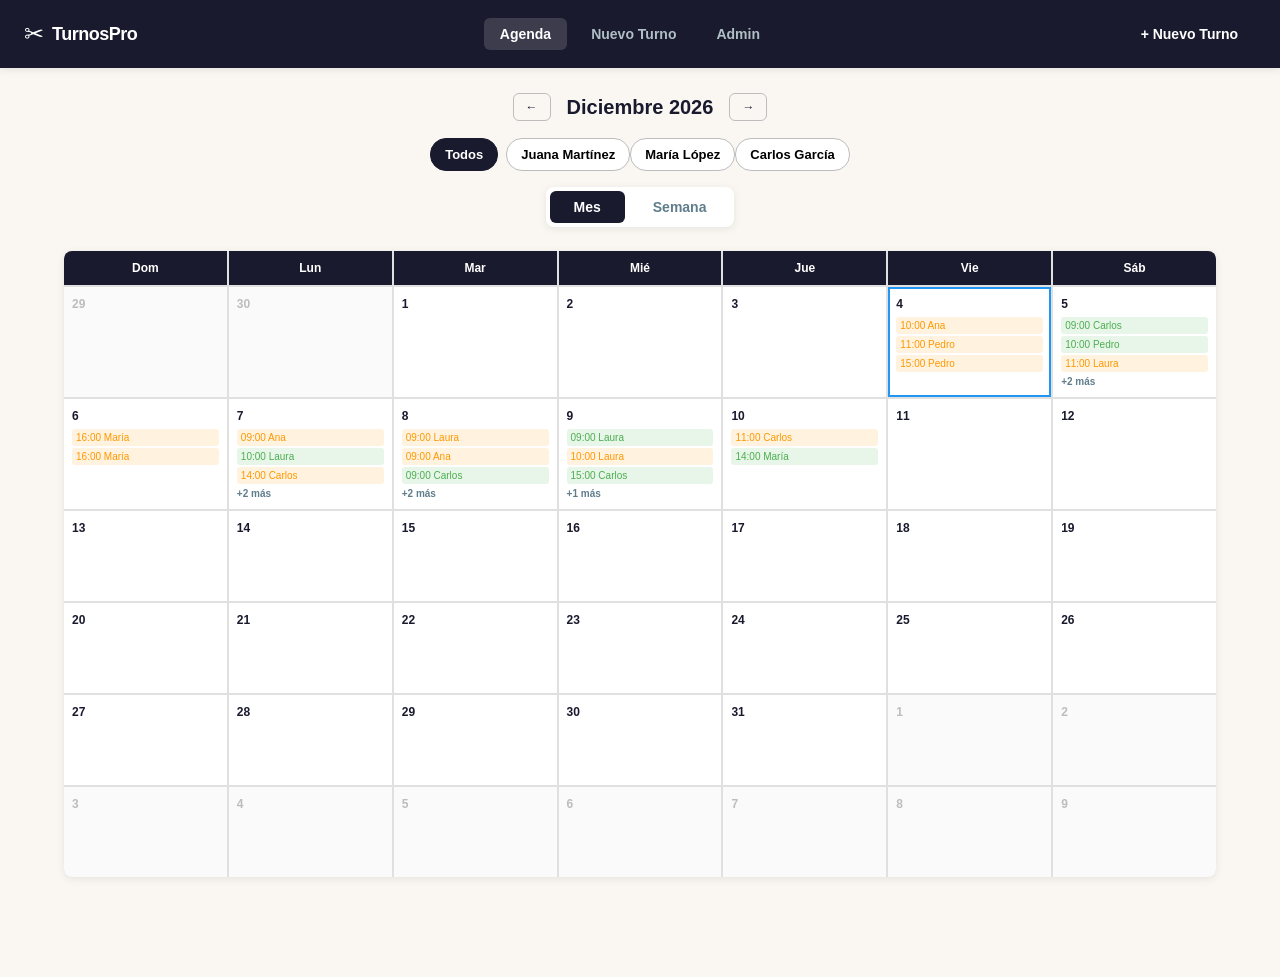
<file: workspaces/t_75008de0/index.html>
<!DOCTYPE html>
<html lang="es">
<head>
    <meta charset="UTF-8">
    <meta name="viewport" content="width=device-width, initial-scale=1.0">
    <meta name="theme-color" content="#1A1A2E">
    <title>TurnosPro — Calendario de Turnos</title>
    <link rel="stylesheet" href="css/main.css">
</head>
<body>
    <!-- Toast container -->
    <div id="toast-container" aria-live="polite"></div>

    <!-- Modal overlay -->
    <div id="modal-overlay" class="modal-overlay hidden" onclick="cerrarModal(event)">
        <div class="modal" id="modal-content" role="dialog" aria-modal="true"></div>
    </div>

    <!-- APP -->
    <div id="app">
        <!-- Navbar -->
        <nav class="navbar">
            <div class="navbar-brand">
                <span class="navbar-logo">✂</span>
                <span class="navbar-title">TurnosPro</span>
            </div>
            <div class="navbar-links">
                <button class="nav-link active" data-view="agenda" onclick="navegarA('agenda')">Agenda</button>
                <button class="nav-link" data-view="formulario" onclick="navegarA('formulario')">Nuevo Turno</button>
                <button class="nav-link" data-view="admin" onclick="navegarA('admin')">Admin</button>
            </div>
            <button class="btn btn-primary navbar-cta" onclick="navegarA('formulario')">+ Nuevo Turno</button>
            <button class="navbar-burger" onclick="toggleMenu()" aria-label="Menú">☰</button>
        </nav>

        <!-- Mobile bottom bar -->
        <div class="mobile-nav">
            <button class="mobile-nav-item active" data-view="agenda" onclick="navegarA('agenda')">📅<br><span>Hoy</span></button>
            <button class="mobile-nav-item" data-view="formulario" onclick="navegarA('formulario')">➕<br><span>Turno</span></button>
            <button class="mobile-nav-item" data-view="admin" onclick="navegarA('admin')">⚙️<br><span>Admin</span></button>
        </div>

        <!-- Contenido principal -->
        <main id="main-content" class="main-content">
            <!-- Vista Agenda -->
            <div id="view-agenda" class="view active">
                <div class="view-header">
                    <div class="view-nav">
                        <button class="btn btn-ghost btn-sm" onclick="cambiarFecha(-1)">←</button>
                        <h2 id="agenda-titulo" class="view-titulo">Septiembre 2026</h2>
                        <button class="btn btn-ghost btn-sm" onclick="cambiarFecha(1)">→</button>
                    </div>
                    <div class="view-filters">
                        <button class="chip active" data-filtro="todos" onclick="filtrarPeluquero('todos')">Todos</button>
                        <div id="filtros-peluquero"></div>
                    </div>
                    <div class="view-tabs">
                        <button class="view-tab active" data-vista="mes" onclick="cambiarVista('mes')">Mes</button>
                        <button class="view-tab" data-vista="semana" onclick="cambiarVista('semana')">Semana</button>
                    </div>
                </div>

                <!-- Vista Mensual -->
                <div id="vista-mes" class="calendar-view active">
                    <div class="cal-grid">
                        <div class="cal-header">Dom</div>
                        <div class="cal-header">Lun</div>
                        <div class="cal-header">Mar</div>
                        <div class="cal-header">Mié</div>
                        <div class="cal-header">Jue</div>
                        <div class="cal-header">Vie</div>
                        <div class="cal-header">Sáb</div>
                        <div id="cal-dias"></div>
                    </div>
                </div>

                <!-- Vista Semanal -->
                <div id="vista-semana" class="calendar-view">
                    <div id="semana-grid" class="semana-grid"></div>
                </div>
            </div>

            <!-- Vista Formulario -->
            <div id="view-formulario" class="view">
                <div class="form-container">
                    <h2 class="form-title">Nuevo Turno</h2>
                    <div class="progress-bar">
                        <div class="progress-step active" data-paso="1"><span>1</span> Cliente</div>
                        <div class="progress-line"></div>
                        <div class="progress-step" data-paso="2"><span>2</span> Servicio</div>
                        <div class="progress-line"></div>
                        <div class="progress-step" data-paso="3"><span>3</span> Fecha y Hora</div>
                    </div>

                    <!-- Paso 1: Cliente -->
                    <div class="form-step active" data-paso="1">
                        <div class="form-group">
                            <label class="form-label">Buscar cliente existente</label>
                            <div class="input-wrapper">
                                <input type="text" id="input-cliente" class="form-input" placeholder="Nombre o teléfono..." autocomplete="off" oninput="buscarCliente(this.value)">
                                <div id="cliente-resultados" class="autocomplete-list hidden"></div>
                            </div>
                        </div>
                        <div class="form-divider">— o —</div>
                        <button class="btn btn-ghost btn-block" onclick="mostrarNuevoCliente()">+ Crear nuevo cliente</button>
                    </div>

                    <!-- Paso 2: Servicio -->
                    <div class="form-step" data-paso="2">
                        <div class="form-group">
                            <label class="form-label">Seleccionar servicio</label>
                            <div id="servicios-lista" class="chip-group"></div>
                        </div>
                        <div class="form-group">
                            <label class="form-label">Peluquero</label>
                            <div id="peluqueros-lista" class="chip-group"></div>
                        </div>
                    </div>

                    <!-- Paso 3: Fecha y Hora -->
                    <div class="form-step" data-paso="3">
                        <div class="form-group">
                            <label class="form-label">Fecha</label>
                            <input type="date" id="input-fecha" class="form-input" onchange="cargarDisponibilidad()">
                        </div>
                        <div class="form-group">
                            <label class="form-label">Hora disponible</label>
                            <div id="horarios-lista" class="chip-group">
                                <p class="form-hint">Seleccione una fecha para ver horarios disponibles</p>
                            </div>
                            <div id="error-solapamiento" class="form-error hidden"></div>
                        </div>
                    </div>

                    <!-- Navegación del formulario -->
                    <div class="form-actions">
                        <button class="btn btn-ghost" id="btn-paso-anterior" onclick="pasoAnterior()" style="display:none">Anterior</button>
                        <button class="btn btn-ghost" onclick="navegarA('agenda')">Cancelar</button>
                        <button class="btn btn-primary" id="btn-paso-siguiente" onclick="pasoSiguiente()">Siguiente</button>
                    </div>
                </div>
            </div>

            <!-- Vista Admin -->
            <div id="view-admin" class="view">
                <h2 class="view-titulo">Panel de Administración</h2>

                <!-- Stats -->
                <div class="stats-grid">
                    <div class="stat-card">
                        <div class="stat-number" id="stat-total">0</div>
                        <div class="stat-label">Turnos hoy</div>
                    </div>
                    <div class="stat-card">
                        <div class="stat-number stat-confirmado" id="stat-confirmados">0</div>
                        <div class="stat-label">Confirmados</div>
                    </div>
                    <div class="stat-card">
                        <div class="stat-number stat-pendiente" id="stat-pendientes">0</div>
                        <div class="stat-label">Pendientes</div>
                    </div>
                    <div class="stat-card">
                        <div class="stat-number stat-en-curso" id="stat-en-curso">0</div>
                        <div class="stat-label">En curso</div>
                    </div>
                </div>

                <!-- Tabla de turnos -->
                <div class="table-container">
                    <div class="table-header">
                        <h3>Turnos de Hoy</h3>
                        <div class="table-actions">
                            <input type="text" id="buscar-turno" class="form-input input-sm" placeholder="🔍 Buscar..." oninput="filtrarTabla()">
                            <button class="btn btn-ghost btn-sm" onclick="exportarCSV()">⬇ Exportar</button>
                        </div>
                    </div>
                    <div class="table-wrapper">
                        <table class="data-table">
                            <thead>
                                <tr>
                                    <th>Hora</th>
                                    <th>Cliente</th>
                                    <th>Servicio</th>
                                    <th>Peluquero</th>
                                    <th>Estado</th>
                                    <th>Acciones</th>
                                </tr>
                            </thead>
                            <tbody id="tabla-turnos"></tbody>
                        </table>
                    </div>
                </div>

                <!-- Accesos rápidos -->
                <div class="quick-actions">
                    <div class="quick-action-card" onclick="navegarA('formulario')">
                        <span class="quick-action-icon">➕</span>
                        <span>Nuevo Turno</span>
                    </div>
                    <div class="quick-action-card" onclick="mostrarToast('ℹ️ Próximamente: Gestionar Clientes', 'info')">
                        <span class="quick-action-icon">👤</span>
                        <span>Clientes</span>
                    </div>
                    <div class="quick-action-card" onclick="mostrarToast('ℹ️ Próximamente: Gestionar Servicios', 'info')">
                        <span class="quick-action-icon">✂</span>
                        <span>Servicios</span>
                    </div>
                </div>
            </div>
        </main>
    </div>

    <script src="js/api.js"></script>
    <script src="js/app.js"></script>
</body>
</html>
</file>
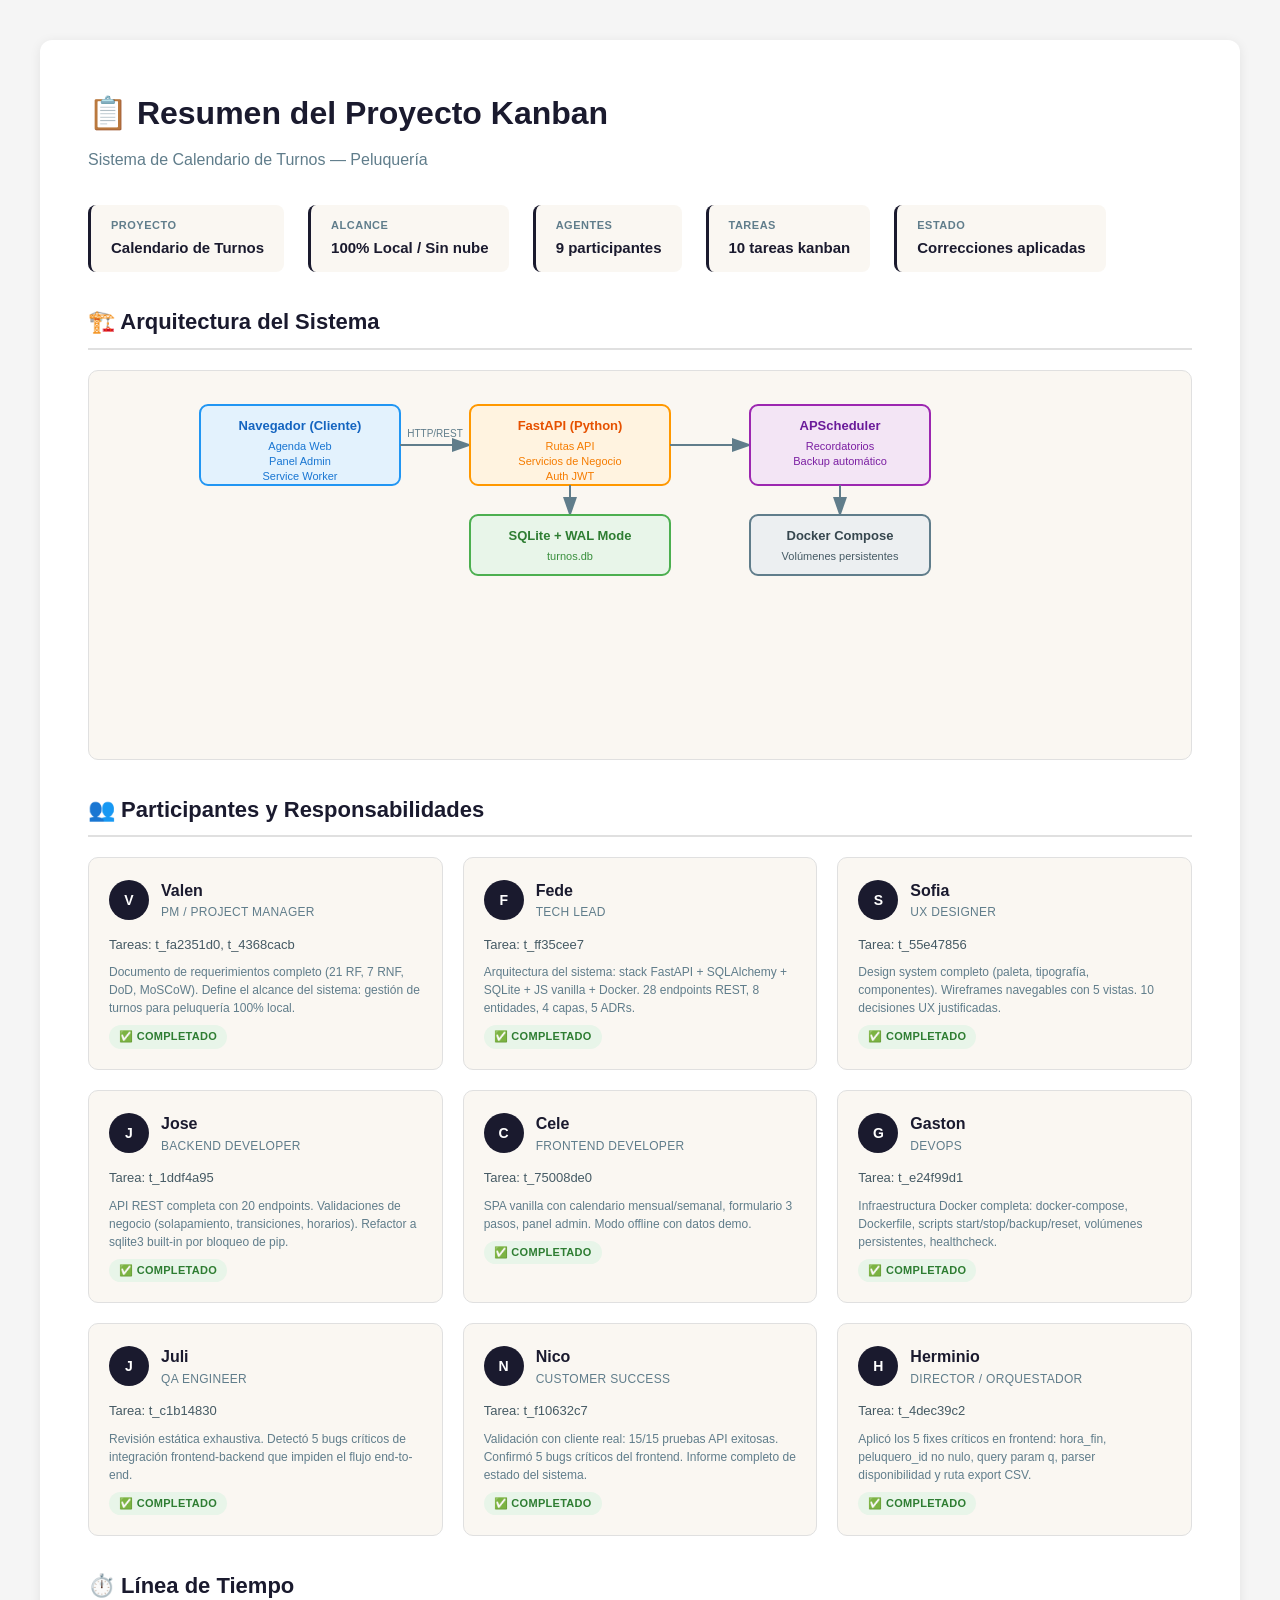
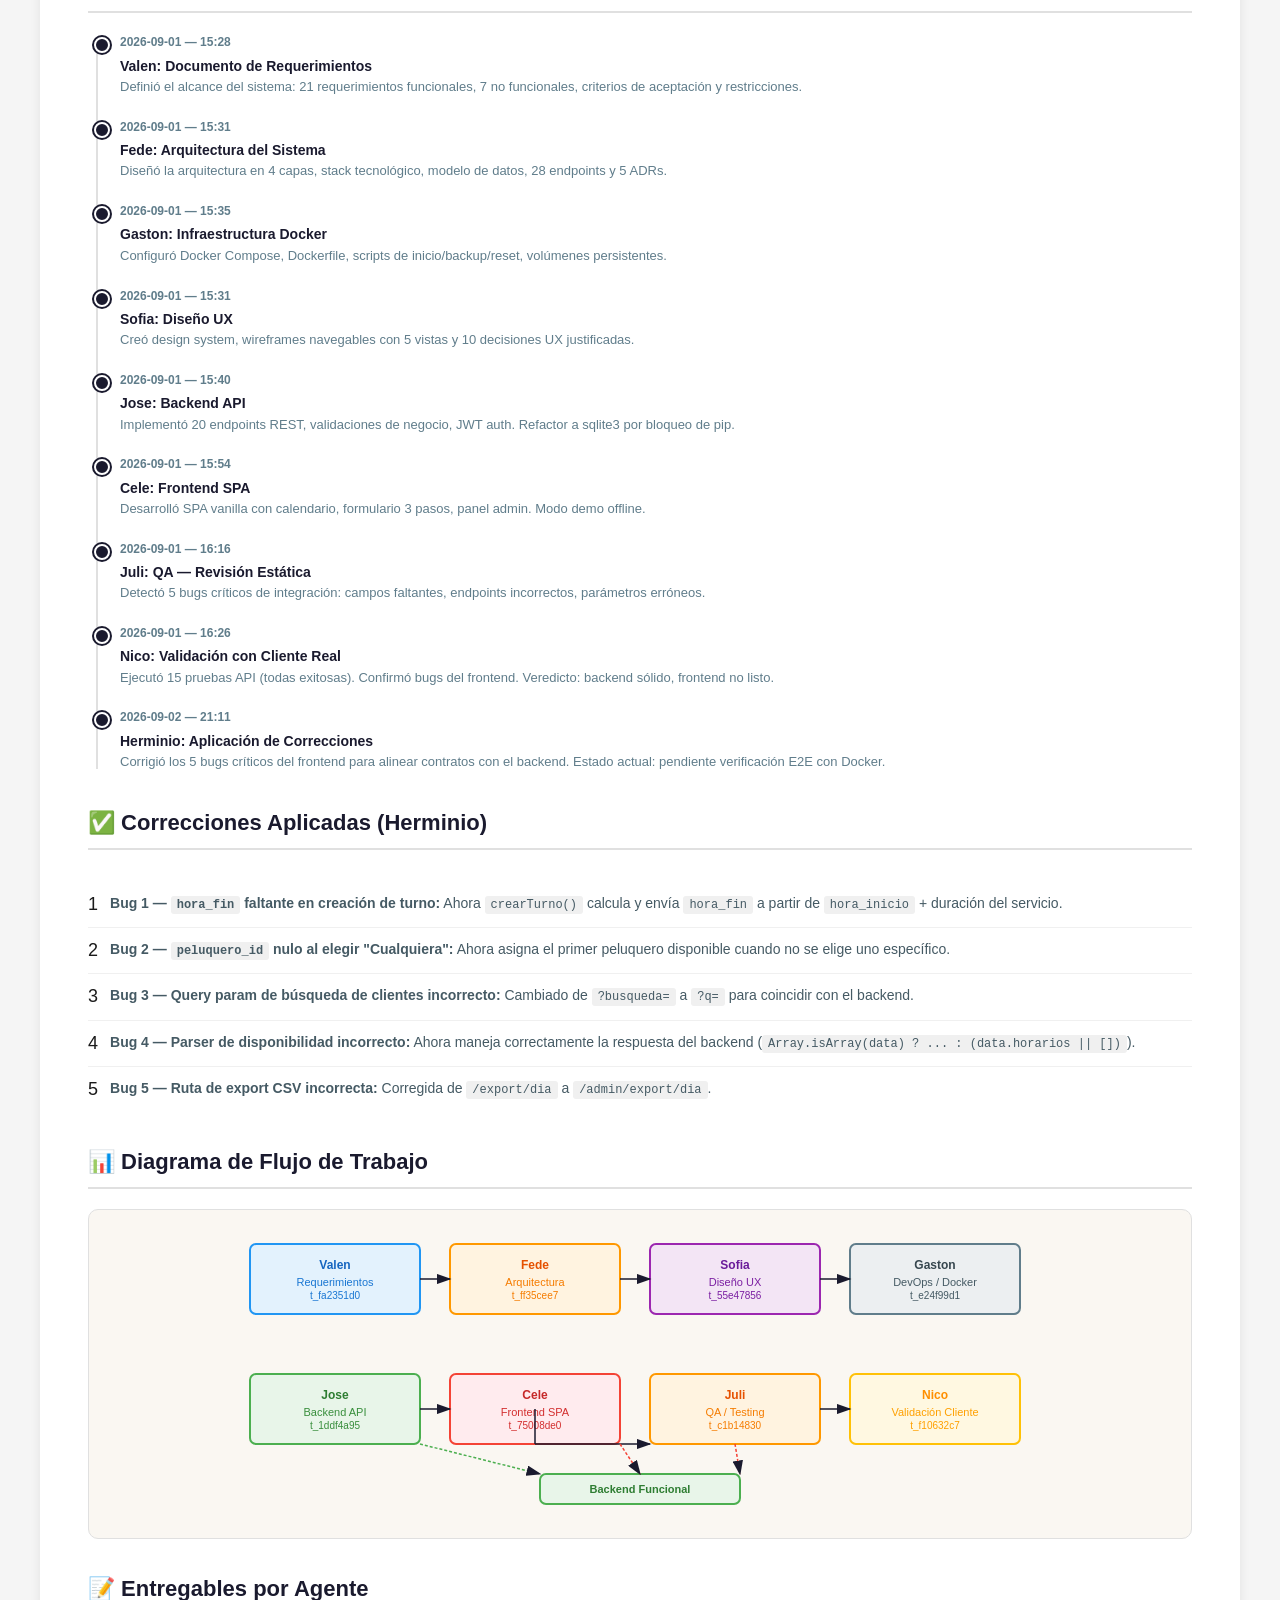
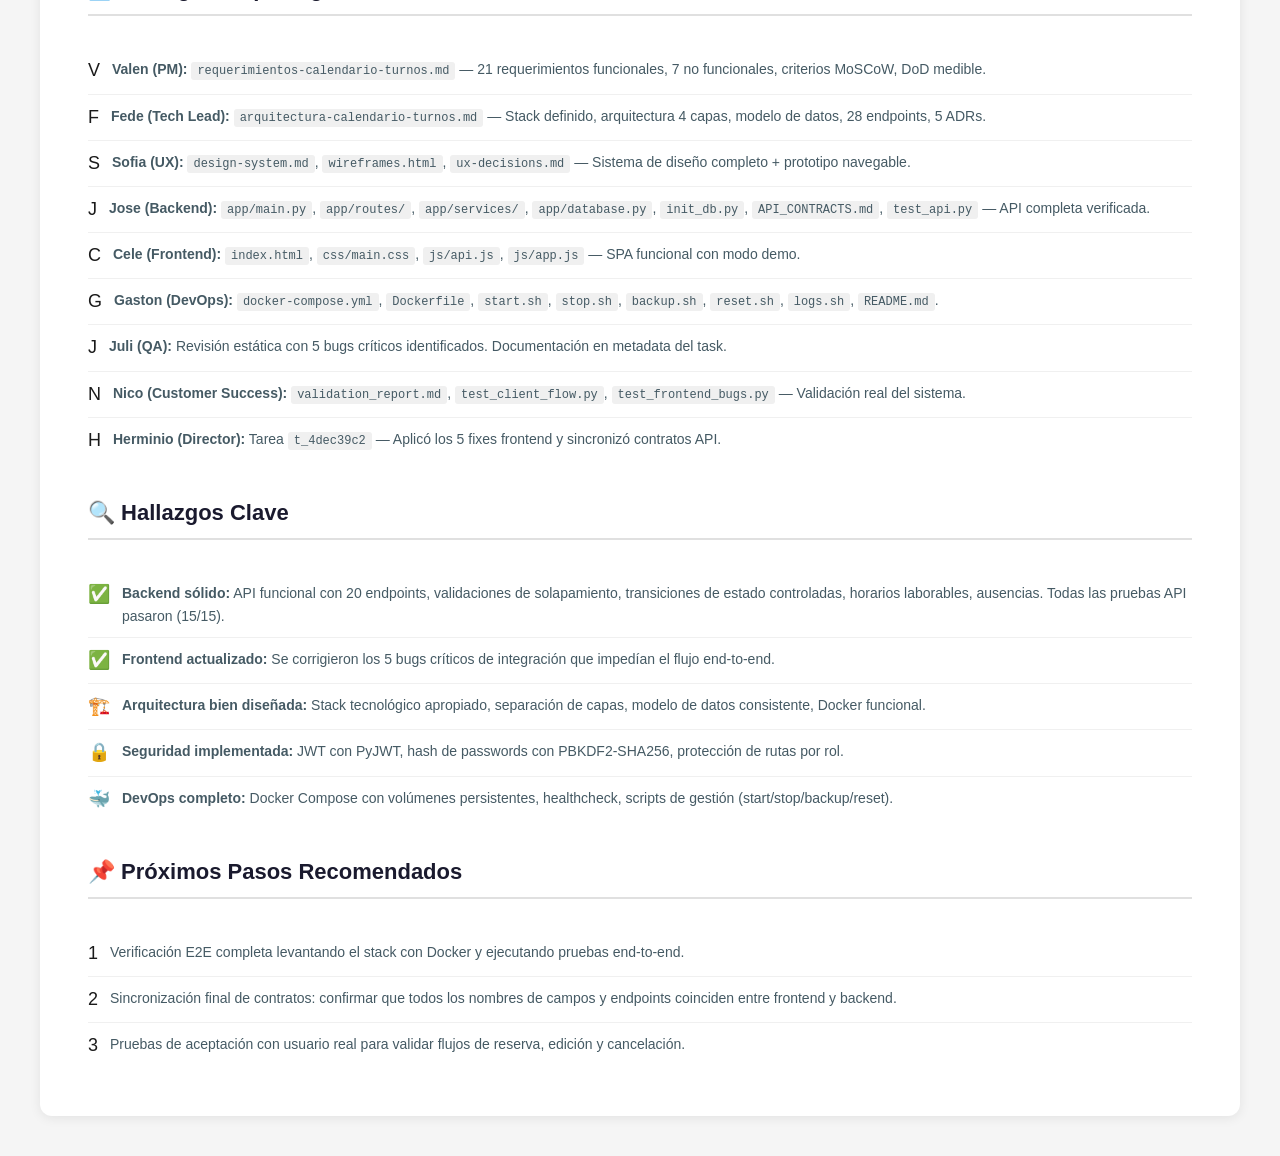
<file: RESUMEN.html>
<!DOCTYPE html>
<html lang="es">
<head>
    <meta charset="UTF-8">
    <meta name="viewport" content="width=device-width, initial-scale=1.0">
    <title>Resumen Kanban — Sistema de Calendario de Turnos</title>
    <style>
        * { margin: 0; padding: 0; box-sizing: border-box; }
        body {
            font-family: -apple-system, BlinkMacSystemFont, 'Segoe UI', Roboto, sans-serif;
            background: #f5f5f5;
            color: #1a1a1a;
            line-height: 1.6;
            padding: 40px 20px;
        }
        .container {
            max-width: 1200px;
            margin: 0 auto;
            background: white;
            border-radius: 12px;
            box-shadow: 0 2px 12px rgba(0,0,0,0.08);
            padding: 48px;
        }
        h1 {
            font-size: 32px;
            font-weight: 700;
            color: #1A1A2E;
            margin-bottom: 8px;
        }
        .subtitle {
            font-size: 16px;
            color: #607D8B;
            margin-bottom: 32px;
        }
        h2 {
            font-size: 22px;
            font-weight: 600;
            color: #1A1A2E;
            margin-top: 32px;
            margin-bottom: 16px;
            border-bottom: 2px solid #E0E0E0;
            padding-bottom: 8px;
        }
        .meta {
            display: flex;
            gap: 24px;
            margin-bottom: 32px;
            flex-wrap: wrap;
        }
        .meta-item {
            background: #FAF7F2;
            padding: 12px 20px;
            border-radius: 8px;
            border-left: 3px solid #1A1A2E;
        }
        .meta-label {
            font-size: 11px;
            text-transform: uppercase;
            letter-spacing: 0.5px;
            color: #607D8B;
            font-weight: 600;
        }
        .meta-value {
            font-size: 15px;
            font-weight: 600;
            color: #1A1A2E;
            margin-top: 2px;
        }
        .agent-grid {
            display: grid;
            grid-template-columns: repeat(auto-fill, minmax(320px, 1fr));
            gap: 20px;
            margin-top: 20px;
        }
        .agent-card {
            background: #FAF7F2;
            border-radius: 10px;
            padding: 20px;
            border: 1px solid #E0E0E0;
            transition: all 0.2s;
        }
        .agent-card:hover {
            box-shadow: 0 4px 12px rgba(0,0,0,0.08);
            transform: translateY(-2px);
        }
        .agent-header {
            display: flex;
            align-items: center;
            gap: 12px;
            margin-bottom: 12px;
        }
        .agent-avatar {
            width: 40px;
            height: 40px;
            border-radius: 50%;
            background: #1A1A2E;
            color: white;
            display: flex;
            align-items: center;
            justify-content: center;
            font-weight: 700;
            font-size: 14px;
        }
        .agent-name {
            font-size: 16px;
            font-weight: 600;
            color: #1A1A2E;
        }
        .agent-role {
            font-size: 12px;
            color: #607D8B;
            text-transform: uppercase;
            letter-spacing: 0.3px;
        }
        .agent-task {
            font-size: 13px;
            color: #455A64;
            margin-bottom: 8px;
            font-weight: 500;
        }
        .agent-deliverables {
            font-size: 12px;
            color: #607D8B;
            line-height: 1.5;
        }
        .status-badge {
            display: inline-block;
            padding: 3px 10px;
            border-radius: 12px;
            font-size: 11px;
            font-weight: 600;
            text-transform: uppercase;
            letter-spacing: 0.3px;
            margin-top: 8px;
        }
        .status-ok { background: #E8F5E9; color: #2E7D32; }
        .status-warn { background: #FFF3E0; color: #E65100; }
        .status-err { background: #FFEBEE; color: #C62828; }
        .diagram-container {
            background: #FAF7F2;
            border-radius: 10px;
            padding: 24px;
            margin-top: 20px;
            border: 1px solid #E0E0E0;
        }
        .flow-section {
            margin-top: 32px;
        }
        .finding-list {
            list-style: none;
            padding: 0;
        }
        .finding-list li {
            padding: 10px 0;
            border-bottom: 1px solid #f0f0f0;
            display: flex;
            gap: 12px;
            align-items: flex-start;
        }
        .finding-list li:last-child {
            border-bottom: none;
        }
        .finding-icon {
            font-size: 18px;
            line-height: 1.4;
        }
        .finding-text {
            font-size: 14px;
            color: #455A64;
        }
        .timeline {
            position: relative;
            padding-left: 32px;
            margin-top: 20px;
        }
        .timeline::before {
            content: '';
            position: absolute;
            left: 8px;
            top: 4px;
            bottom: 4px;
            width: 2px;
            background: #E0E0E0;
        }
        .timeline-item {
            position: relative;
            margin-bottom: 20px;
        }
        .timeline-item::before {
            content: '';
            position: absolute;
            left: -26px;
            top: 4px;
            width: 12px;
            height: 12px;
            border-radius: 50%;
            background: #1A1A2E;
            border: 2px solid white;
            box-shadow: 0 0 0 2px #1A1A2E;
        }
        .timeline-time {
            font-size: 12px;
            color: #607D8B;
            font-weight: 600;
            margin-bottom: 2px;
        }
        .timeline-title {
            font-size: 14px;
            font-weight: 600;
            color: #1A1A2E;
        }
        .timeline-desc {
            font-size: 13px;
            color: #607D8B;
        }
        .bug-fix {
            background: #E8F5E9;
            border-left: 3px solid #4CAF50;
            padding: 10px 14px;
            border-radius: 6px;
            margin-bottom: 10px;
        }
        .bug-fix-title {
            font-weight: 600;
            color: #2E7D32;
            font-size: 13px;
            margin-bottom: 2px;
        }
        .bug-fix-desc {
            font-size: 12px;
            color: #455A64;
        }
        code {
            background: #f0f0f0;
            padding: 2px 6px;
            border-radius: 3px;
            font-family: 'Courier New', monospace;
            font-size: 12px;
        }
        .highlight-box {
            background: #FFF8E1;
            border: 1px solid #FFC107;
            border-radius: 8px;
            padding: 16px;
            margin-top: 16px;
        }
        .highlight-title {
            font-weight: 700;
            color: #FF8F00;
            font-size: 14px;
            margin-bottom: 6px;
        }
        .highlight-text {
            font-size: 13px;
            color: #455A64;
        }
    </style>
</head>
<body>
    <div class="container">
        <h1>📋 Resumen del Proyecto Kanban</h1>
        <div class="subtitle">Sistema de Calendario de Turnos — Peluquería</div>

        <div class="meta">
            <div class="meta-item">
                <div class="meta-label">Proyecto</div>
                <div class="meta-value">Calendario de Turnos</div>
            </div>
            <div class="meta-item">
                <div class="meta-label">Alcance</div>
                <div class="meta-value">100% Local / Sin nube</div>
            </div>
            <div class="meta-item">
                <div class="meta-label">Agentes</div>
                <div class="meta-value">9 participantes</div>
            </div>
            <div class="meta-item">
                <div class="meta-label">Tareas</div>
                <div class="meta-value">10 tareas kanban</div>
            </div>
            <div class="meta-item">
                <div class="meta-label">Estado</div>
                <div class="meta-value">Correcciones aplicadas</div>
            </div>
        </div>

        <h2>🏗️ Arquitectura del Sistema</h2>
        <div class="diagram-container">
            <svg viewBox="0 0 900 340" xmlns="http://www.w3.org/2000/svg" style="width:100%;max-width:900px;margin:0 auto;display:block;">
                <defs>
                    <marker id="arrowhead" markerWidth="10" markerHeight="7" refX="9" refY="3.5" orient="auto">
                        <polygon fill="#607D8B" points="0 0, 10 3.5, 0 7" />
                    </marker>
                </defs>
                <rect x="10" y="10" width="200" height="80" rx="8" fill="#E3F2FD" stroke="#2196F3" stroke-width="2"/>
                <text x="110" y="35" text-anchor="middle" font-size="13" font-weight="600" fill="#1565C0">Navegador (Cliente)</text>
                <text x="110" y="55" text-anchor="middle" font-size="11" fill="#1976D2">Agenda Web</text>
                <text x="110" y="70" text-anchor="middle" font-size="11" fill="#1976D2">Panel Admin</text>
                <text x="110" y="85" text-anchor="middle" font-size="11" fill="#1976D2">Service Worker</text>

                <line x1="210" y1="50" x2="280" y2="50" stroke="#607D8B" stroke-width="2" marker-end="url(#arrowhead)"/>
                <text x="245" y="42" text-anchor="middle" font-size="10" fill="#607D8B">HTTP/REST</text>

                <rect x="280" y="10" width="200" height="80" rx="8" fill="#FFF3E0" stroke="#FF9800" stroke-width="2"/>
                <text x="380" y="35" text-anchor="middle" font-size="13" font-weight="600" fill="#E65100">FastAPI (Python)</text>
                <text x="380" y="55" text-anchor="middle" font-size="11" fill="#F57C00">Rutas API</text>
                <text x="380" y="70" text-anchor="middle" font-size="11" fill="#F57C00">Servicios de Negocio</text>
                <text x="380" y="85" text-anchor="middle" font-size="11" fill="#F57C00">Auth JWT</text>

                <line x1="380" y1="90" x2="380" y2="120" stroke="#607D8B" stroke-width="2" marker-end="url(#arrowhead)"/>
                <rect x="280" y="120" width="200" height="60" rx="8" fill="#E8F5E9" stroke="#4CAF50" stroke-width="2"/>
                <text x="380" y="145" text-anchor="middle" font-size="13" font-weight="600" fill="#2E7D32">SQLite + WAL Mode</text>
                <text x="380" y="165" text-anchor="middle" font-size="11" fill="#388E3C">turnos.db</text>

                <line x1="480" y1="50" x2="560" y2="50" stroke="#607D8B" stroke-width="2" marker-end="url(#arrowhead)"/>
                <rect x="560" y="10" width="180" height="80" rx="8" fill="#F3E5F5" stroke="#9C27B0" stroke-width="2"/>
                <text x="650" y="35" text-anchor="middle" font-size="13" font-weight="600" fill="#6A1B9A">APScheduler</text>
                <text x="650" y="55" text-anchor="middle" font-size="11" fill="#7B1FA2">Recordatorios</text>
                <text x="650" y="70" text-anchor="middle" font-size="11" fill="#7B1FA2">Backup automático</text>

                <line x1="650" y1="90" x2="650" y2="120" stroke="#607D8B" stroke-width="2" marker-end="url(#arrowhead)"/>
                <rect x="560" y="120" width="180" height="60" rx="8" fill="#ECEFF1" stroke="#607D8B" stroke-width="2"/>
                <text x="650" y="145" text-anchor="middle" font-size="13" font-weight="600" fill="#37474F">Docker Compose</text>
                <text x="650" y="165" text-anchor="middle" font-size="11" fill="#455A64">Volúmenes persistentes</text>
            </svg>
        </div>

        <h2>👥 Participantes y Responsabilidades</h2>
        <div class="agent-grid">
            <div class="agent-card">
                <div class="agent-header">
                    <div class="agent-avatar">V</div>
                    <div>
                        <div class="agent-name">Valen</div>
                        <div class="agent-role">PM / Project Manager</div>
                    </div>
                </div>
                <div class="agent-task">Tareas: t_fa2351d0, t_4368cacb</div>
                <div class="agent-deliverables">
                    Documento de requerimientos completo (21 RF, 7 RNF, DoD, MoSCoW). Define el alcance del sistema: gestión de turnos para peluquería 100% local.
                </div>
                <span class="status-badge status-ok">✅ Completado</span>
            </div>

            <div class="agent-card">
                <div class="agent-header">
                    <div class="agent-avatar">F</div>
                    <div>
                        <div class="agent-name">Fede</div>
                        <div class="agent-role">Tech Lead</div>
                    </div>
                </div>
                <div class="agent-task">Tarea: t_ff35cee7</div>
                <div class="agent-deliverables">
                    Arquitectura del sistema: stack FastAPI + SQLAlchemy + SQLite + JS vanilla + Docker. 28 endpoints REST, 8 entidades, 4 capas, 5 ADRs.
                </div>
                <span class="status-badge status-ok">✅ Completado</span>
            </div>

            <div class="agent-card">
                <div class="agent-header">
                    <div class="agent-avatar">S</div>
                    <div>
                        <div class="agent-name">Sofia</div>
                        <div class="agent-role">UX Designer</div>
                    </div>
                </div>
                <div class="agent-task">Tarea: t_55e47856</div>
                <div class="agent-deliverables">
                    Design system completo (paleta, tipografía, componentes). Wireframes navegables con 5 vistas. 10 decisiones UX justificadas.
                </div>
                <span class="status-badge status-ok">✅ Completado</span>
            </div>

            <div class="agent-card">
                <div class="agent-header">
                    <div class="agent-avatar">J</div>
                    <div>
                        <div class="agent-name">Jose</div>
                        <div class="agent-role">Backend Developer</div>
                    </div>
                </div>
                <div class="agent-task">Tarea: t_1ddf4a95</div>
                <div class="agent-deliverables">
                    API REST completa con 20 endpoints. Validaciones de negocio (solapamiento, transiciones, horarios). Refactor a sqlite3 built-in por bloqueo de pip.
                </div>
                <span class="status-badge status-ok">✅ Completado</span>
            </div>

            <div class="agent-card">
                <div class="agent-header">
                    <div class="agent-avatar">C</div>
                    <div>
                        <div class="agent-name">Cele</div>
                        <div class="agent-role">Frontend Developer</div>
                    </div>
                </div>
                <div class="agent-task">Tarea: t_75008de0</div>
                <div class="agent-deliverables">
                    SPA vanilla con calendario mensual/semanal, formulario 3 pasos, panel admin. Modo offline con datos demo.
                </div>
                <span class="status-badge status-ok">✅ Completado</span>
            </div>

            <div class="agent-card">
                <div class="agent-header">
                    <div class="agent-avatar">G</div>
                    <div>
                        <div class="agent-name">Gaston</div>
                        <div class="agent-role">DevOps</div>
                    </div>
                </div>
                <div class="agent-task">Tarea: t_e24f99d1</div>
                <div class="agent-deliverables">
                    Infraestructura Docker completa: docker-compose, Dockerfile, scripts start/stop/backup/reset, volúmenes persistentes, healthcheck.
                </div>
                <span class="status-badge status-ok">✅ Completado</span>
            </div>

            <div class="agent-card">
                <div class="agent-header">
                    <div class="agent-avatar">J</div>
                    <div>
                        <div class="agent-name">Juli</div>
                        <div class="agent-role">QA Engineer</div>
                    </div>
                </div>
                <div class="agent-task">Tarea: t_c1b14830</div>
                <div class="agent-deliverables">
                    Revisión estática exhaustiva. Detectó 5 bugs críticos de integración frontend-backend que impiden el flujo end-to-end.
                </div>
                <span class="status-badge status-ok">✅ Completado</span>
            </div>

            <div class="agent-card">
                <div class="agent-header">
                    <div class="agent-avatar">N</div>
                    <div>
                        <div class="agent-name">Nico</div>
                        <div class="agent-role">Customer Success</div>
                    </div>
                </div>
                <div class="agent-task">Tarea: t_f10632c7</div>
                <div class="agent-deliverables">
                    Validación con cliente real: 15/15 pruebas API exitosas. Confirmó 5 bugs críticos del frontend. Informe completo de estado del sistema.
                </div>
                <span class="status-badge status-ok">✅ Completado</span>
            </div>

            <div class="agent-card">
                <div class="agent-header">
                    <div class="agent-avatar">H</div>
                    <div>
                        <div class="agent-name">Herminio</div>
                        <div class="agent-role">Director / Orquestador</div>
                    </div>
                </div>
                <div class="agent-task">Tarea: t_4dec39c2</div>
                <div class="agent-deliverables">
                    Aplicó los 5 fixes críticos en frontend: hora_fin, peluquero_id no nulo, query param q, parser disponibilidad y ruta export CSV.
                </div>
                <span class="status-badge status-ok">✅ Completado</span>
            </div>
        </div>

        <h2>⏱️ Línea de Tiempo</h2>
        <div class="timeline">
            <div class="timeline-item">
                <div class="timeline-time">2026-09-01 — 15:28</div>
                <div class="timeline-title">Valen: Documento de Requerimientos</div>
                <div class="timeline-desc">Definió el alcance del sistema: 21 requerimientos funcionales, 7 no funcionales, criterios de aceptación y restricciones.</div>
            </div>
            <div class="timeline-item">
                <div class="timeline-time">2026-09-01 — 15:31</div>
                <div class="timeline-title">Fede: Arquitectura del Sistema</div>
                <div class="timeline-desc">Diseñó la arquitectura en 4 capas, stack tecnológico, modelo de datos, 28 endpoints y 5 ADRs.</div>
            </div>
            <div class="timeline-item">
                <div class="timeline-time">2026-09-01 — 15:35</div>
                <div class="timeline-title">Gaston: Infraestructura Docker</div>
                <div class="timeline-desc">Configuró Docker Compose, Dockerfile, scripts de inicio/backup/reset, volúmenes persistentes.</div>
            </div>
            <div class="timeline-item">
                <div class="timeline-time">2026-09-01 — 15:31</div>
                <div class="timeline-title">Sofia: Diseño UX</div>
                <div class="timeline-desc">Creó design system, wireframes navegables con 5 vistas y 10 decisiones UX justificadas.</div>
            </div>
            <div class="timeline-item">
                <div class="timeline-time">2026-09-01 — 15:40</div>
                <div class="timeline-title">Jose: Backend API</div>
                <div class="timeline-desc">Implementó 20 endpoints REST, validaciones de negocio, JWT auth. Refactor a sqlite3 por bloqueo de pip.</div>
            </div>
            <div class="timeline-item">
                <div class="timeline-time">2026-09-01 — 15:54</div>
                <div class="timeline-title">Cele: Frontend SPA</div>
                <div class="timeline-desc">Desarrolló SPA vanilla con calendario, formulario 3 pasos, panel admin. Modo demo offline.</div>
            </div>
            <div class="timeline-item">
                <div class="timeline-time">2026-09-01 — 16:16</div>
                <div class="timeline-title">Juli: QA — Revisión Estática</div>
                <div class="timeline-desc">Detectó 5 bugs críticos de integración: campos faltantes, endpoints incorrectos, parámetros erróneos.</div>
            </div>
            <div class="timeline-item">
                <div class="timeline-time">2026-09-01 — 16:26</div>
                <div class="timeline-title">Nico: Validación con Cliente Real</div>
                <div class="timeline-desc">Ejecutó 15 pruebas API (todas exitosas). Confirmó bugs del frontend. Veredicto: backend sólido, frontend no listo.</div>
            </div>
            <div class="timeline-item">
                <div class="timeline-time">2026-09-02 — 21:11</div>
                <div class="timeline-title">Herminio: Aplicación de Correcciones</div>
                <div class="timeline-desc">Corrigió los 5 bugs críticos del frontend para alinear contratos con el backend. Estado actual: pendiente verificación E2E con Docker.</div>
            </div>
        </div>

        <h2>✅ Correcciones Aplicadas (Herminio)</h2>
        <div class="flow-section">
            <ul class="finding-list">
                <li>
                    <span class="finding-icon">1</span>
                    <span class="finding-text">
                        <strong>Bug 1 — <code>hora_fin</code> faltante en creación de turno:</strong> Ahora <code>crearTurno()</code> calcula y envía <code>hora_fin</code> a partir de <code>hora_inicio</code> + duración del servicio.
                    </span>
                </li>
                <li>
                    <span class="finding-icon">2</span>
                    <span class="finding-text">
                        <strong>Bug 2 — <code>peluquero_id</code> nulo al elegir "Cualquiera":</strong> Ahora asigna el primer peluquero disponible cuando no se elige uno específico.
                    </span>
                </li>
                <li>
                    <span class="finding-icon">3</span>
                    <span class="finding-text">
                        <strong>Bug 3 — Query param de búsqueda de clientes incorrecto:</strong> Cambiado de <code>?busqueda=</code> a <code>?q=</code> para coincidir con el backend.
                    </span>
                </li>
                <li>
                    <span class="finding-icon">4</span>
                    <span class="finding-text">
                        <strong>Bug 4 — Parser de disponibilidad incorrecto:</strong> Ahora maneja correctamente la respuesta del backend (<code>Array.isArray(data) ? ... : (data.horarios || [])</code>).
                    </span>
                </li>
                <li>
                    <span class="finding-icon">5</span>
                    <span class="finding-text">
                        <strong>Bug 5 — Ruta de export CSV incorrecta:</strong> Corregida de <code>/export/dia</code> a <code>/admin/export/dia</code>.
                    </span>
                </li>
            </ul>
        </div>

        <h2>📊 Diagrama de Flujo de Trabajo</h2>
        <div class="diagram-container">
            <svg viewBox="0 0 800 280" xmlns="http://www.w3.org/2000/svg" style="width:100%;max-width:800px;margin:0 auto;display:block;">
                <defs>
                    <marker id="arrow" markerWidth="10" markerHeight="7" refX="9" refY="3.5" orient="auto">
                        <polygon fill="#1A1A2E" points="0 0, 10 3.5, 0 7" />
                    </marker>
                </defs>

                <rect x="10" y="10" width="170" height="70" rx="6" fill="#E3F2FD" stroke="#2196F3" stroke-width="2"/>
                <text x="95" y="35" text-anchor="middle" font-size="12" font-weight="600" fill="#1565C0">Valen</text>
                <text x="95" y="52" text-anchor="middle" font-size="11" fill="#1976D2">Requerimientos</text>
                <text x="95" y="65" text-anchor="middle" font-size="10" fill="#1976D2">t_fa2351d0</text>

                <rect x="210" y="10" width="170" height="70" rx="6" fill="#FFF3E0" stroke="#FF9800" stroke-width="2"/>
                <text x="295" y="35" text-anchor="middle" font-size="12" font-weight="600" fill="#E65100">Fede</text>
                <text x="295" y="52" text-anchor="middle" font-size="11" fill="#F57C00">Arquitectura</text>
                <text x="295" y="65" text-anchor="middle" font-size="10" fill="#F57C00">t_ff35cee7</text>

                <rect x="410" y="10" width="170" height="70" rx="6" fill="#F3E5F5" stroke="#9C27B0" stroke-width="2"/>
                <text x="495" y="35" text-anchor="middle" font-size="12" font-weight="600" fill="#6A1B9A">Sofia</text>
                <text x="495" y="52" text-anchor="middle" font-size="11" fill="#7B1FA2">Diseño UX</text>
                <text x="495" y="65" text-anchor="middle" font-size="10" fill="#7B1FA2">t_55e47856</text>

                <rect x="610" y="10" width="170" height="70" rx="6" fill="#ECEFF1" stroke="#607D8B" stroke-width="2"/>
                <text x="695" y="35" text-anchor="middle" font-size="12" font-weight="600" fill="#37474F">Gaston</text>
                <text x="695" y="52" text-anchor="middle" font-size="11" fill="#455A64">DevOps / Docker</text>
                <text x="695" y="65" text-anchor="middle" font-size="10" fill="#455A64">t_e24f99d1</text>

                <line x1="180" y1="45" x2="210" y2="45" stroke="#1A1A2E" stroke-width="1.5" marker-end="url(#arrow)"/>
                <line x1="380" y1="45" x2="410" y2="45" stroke="#1A1A2E" stroke-width="1.5" marker-end="url(#arrow)"/>
                <line x1="580" y1="45" x2="610" y2="45" stroke="#1A1A2E" stroke-width="1.5" marker-end="url(#arrow)"/>

                <rect x="10" y="140" width="170" height="70" rx="6" fill="#E8F5E9" stroke="#4CAF50" stroke-width="2"/>
                <text x="95" y="165" text-anchor="middle" font-size="12" font-weight="600" fill="#2E7D32">Jose</text>
                <text x="95" y="182" text-anchor="middle" font-size="11" fill="#388E3C">Backend API</text>
                <text x="95" y="195" text-anchor="middle" font-size="10" fill="#388E3C">t_1ddf4a95</text>

                <rect x="210" y="140" width="170" height="70" rx="6" fill="#FFEBEE" stroke="#F44336" stroke-width="2"/>
                <text x="295" y="165" text-anchor="middle" font-size="12" font-weight="600" fill="#C62828">Cele</text>
                <text x="295" y="182" text-anchor="middle" font-size="11" fill="#D32F2F">Frontend SPA</text>
                <text x="295" y="195" text-anchor="middle" font-size="10" fill="#D32F2F">t_75008de0</text>

                <rect x="410" y="140" width="170" height="70" rx="6" fill="#FFF3E0" stroke="#FF9800" stroke-width="2"/>
                <text x="495" y="165" text-anchor="middle" font-size="12" font-weight="600" fill="#E65100">Juli</text>
                <text x="495" y="182" text-anchor="middle" font-size="11" fill="#F57C00">QA / Testing</text>
                <text x="495" y="195" text-anchor="middle" font-size="10" fill="#F57C00">t_c1b14830</text>

                <rect x="610" y="140" width="170" height="70" rx="6" fill="#FFF8E1" stroke="#FFC107" stroke-width="2"/>
                <text x="695" y="165" text-anchor="middle" font-size="12" font-weight="600" fill="#FF8F00">Nico</text>
                <text x="695" y="182" text-anchor="middle" font-size="11" fill="#FFA000">Validación Cliente</text>
                <text x="695" y="195" text-anchor="middle" font-size="10" fill="#FFA000">t_f10632c7</text>

                <line x1="180" y1="175" x2="210" y2="175" stroke="#1A1A2E" stroke-width="1.5" marker-end="url(#arrow)"/>
                <line x1="295" y1="175" x2="295" y2="210" stroke="#1A1A2E" stroke-width="1.5"/>
                <line x1="295" y1="210" x2="410" y2="210" stroke="#1A1A2E" stroke-width="1.5" marker-end="url(#arrow)"/>
                <line x1="580" y1="175" x2="610" y2="175" stroke="#1A1A2E" stroke-width="1.5" marker-end="url(#arrow)"/>

                <rect x="300" y="240" width="200" height="30" rx="6" fill="#E8F5E9" stroke="#4CAF50" stroke-width="2"/>
                <text x="400" y="259" text-anchor="middle" font-size="11" font-weight="600" fill="#2E7D32">Backend Funcional</text>

                <line x1="180" y1="210" x2="300" y2="240" stroke="#4CAF50" stroke-width="1.5" stroke-dasharray="3,2" marker-end="url(#arrow)"/>
                <line x1="380" y1="210" x2="400" y2="240" stroke="#F44336" stroke-width="1.5" stroke-dasharray="3,2" marker-end="url(#arrow)"/>
                <line x1="495" y1="210" x2="500" y2="240" stroke="#F44336" stroke-width="1.5" stroke-dasharray="3,2" marker-end="url(#arrow)"/>
            </svg>
        </div>

        <h2>📝 Entregables por Agente</h2>
        <div class="flow-section">
            <ul class="finding-list">
                <li>
                    <span class="finding-icon">V</span>
                    <span class="finding-text">
                        <strong>Valen (PM):</strong> <code>requerimientos-calendario-turnos.md</code> — 21 requerimientos funcionales, 7 no funcionales, criterios MoSCoW, DoD medible.
                    </span>
                </li>
                <li>
                    <span class="finding-icon">F</span>
                    <span class="finding-text">
                        <strong>Fede (Tech Lead):</strong> <code>arquitectura-calendario-turnos.md</code> — Stack definido, arquitectura 4 capas, modelo de datos, 28 endpoints, 5 ADRs.
                    </span>
                </li>
                <li>
                    <span class="finding-icon">S</span>
                    <span class="finding-text">
                        <strong>Sofia (UX):</strong> <code>design-system.md</code>, <code>wireframes.html</code>, <code>ux-decisions.md</code> — Sistema de diseño completo + prototipo navegable.
                    </span>
                </li>
                <li>
                    <span class="finding-icon">J</span>
                    <span class="finding-text">
                        <strong>Jose (Backend):</strong> <code>app/main.py</code>, <code>app/routes/</code>, <code>app/services/</code>, <code>app/database.py</code>, <code>init_db.py</code>, <code>API_CONTRACTS.md</code>, <code>test_api.py</code> — API completa verificada.
                    </span>
                </li>
                <li>
                    <span class="finding-icon">C</span>
                    <span class="finding-text">
                        <strong>Cele (Frontend):</strong> <code>index.html</code>, <code>css/main.css</code>, <code>js/api.js</code>, <code>js/app.js</code> — SPA funcional con modo demo.
                    </span>
                </li>
                <li>
                    <span class="finding-icon">G</span>
                    <span class="finding-text">
                        <strong>Gaston (DevOps):</strong> <code>docker-compose.yml</code>, <code>Dockerfile</code>, <code>start.sh</code>, <code>stop.sh</code>, <code>backup.sh</code>, <code>reset.sh</code>, <code>logs.sh</code>, <code>README.md</code>.
                    </span>
                </li>
                <li>
                    <span class="finding-icon">J</span>
                    <span class="finding-text">
                        <strong>Juli (QA):</strong> Revisión estática con 5 bugs críticos identificados. Documentación en metadata del task.
                    </span>
                </li>
                <li>
                    <span class="finding-icon">N</span>
                    <span class="finding-text">
                        <strong>Nico (Customer Success):</strong> <code>validation_report.md</code>, <code>test_client_flow.py</code>, <code>test_frontend_bugs.py</code> — Validación real del sistema.
                    </span>
                </li>
                <li>
                    <span class="finding-icon">H</span>
                    <span class="finding-text">
                        <strong>Herminio (Director):</strong> Tarea <code>t_4dec39c2</code> — Aplicó los 5 fixes frontend y sincronizó contratos API.
                    </span>
                </li>
            </ul>
        </div>

        <h2>🔍 Hallazgos Clave</h2>
        <div class="flow-section">
            <ul class="finding-list">
                <li>
                    <span class="finding-icon">✅</span>
                    <span class="finding-text">
                        <strong>Backend sólido:</strong> API funcional con 20 endpoints, validaciones de solapamiento, transiciones de estado controladas, horarios laborables, ausencias. Todas las pruebas API pasaron (15/15).
                    </span>
                </li>
                <li>
                    <span class="finding-icon">✅</span>
                    <span class="finding-text">
                        <strong>Frontend actualizado:</strong> Se corrigieron los 5 bugs críticos de integración que impedían el flujo end-to-end.
                    </span>
                </li>
                <li>
                    <span class="finding-icon">🏗️</span>
                    <span class="finding-text">
                        <strong>Arquitectura bien diseñada:</strong> Stack tecnológico apropiado, separación de capas, modelo de datos consistente, Docker funcional.
                    </span>
                </li>
                <li>
                    <span class="finding-icon">🔒</span>
                    <span class="finding-text">
                        <strong>Seguridad implementada:</strong> JWT con PyJWT, hash de passwords con PBKDF2-SHA256, protección de rutas por rol.
                    </span>
                </li>
                <li>
                    <span class="finding-icon">🐳</span>
                    <span class="finding-text">
                        <strong>DevOps completo:</strong> Docker Compose con volúmenes persistentes, healthcheck, scripts de gestión (start/stop/backup/reset).
                    </span>
                </li>
            </ul>
        </div>

        <h2>📌 Próximos Pasos Recomendados</h2>
        <div class="flow-section">
            <ul class="finding-list">
                <li>
                    <span class="finding-icon">1</span>
                    <span class="finding-text">Verificación E2E completa levantando el stack con Docker y ejecutando pruebas end-to-end.</span>
                </li>
                <li>
                    <span class="finding-icon">2</span>
                    <span class="finding-text">Sincronización final de contratos: confirmar que todos los nombres de campos y endpoints coinciden entre frontend y backend.</span>
                </li>
                <li>
                    <span class="finding-icon">3</span>
                    <span class="finding-text">Pruebas de aceptación con usuario real para validar flujos de reserva, edición y cancelación.</span>
                </li>
            </ul>
        </div>
    </div>
</body>
</html>
</file>
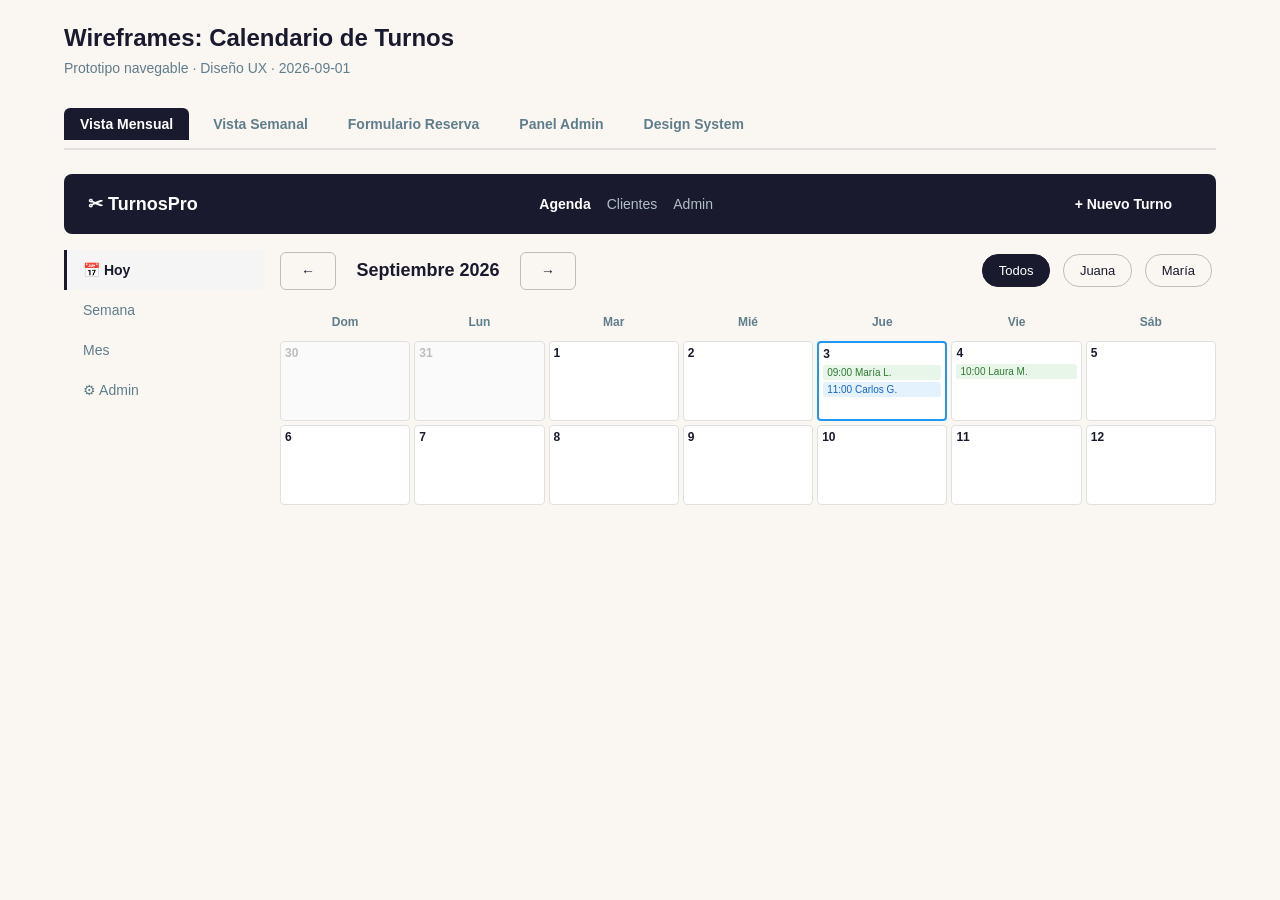
<file: attachments/t_55e47856/wireframes.html>
<!DOCTYPE html>
<html lang="es">
<head>
    <meta charset="UTF-8">
    <meta name="viewport" content="width=device-width, initial-scale=1.0">
    <title>Wireframes: Calendario de Turnos</title>
    <style>
        * { margin: 0; padding: 0; box-sizing: border-box; }
        body { font-family: -apple-system, BlinkMacSystemFont, 'Segoe UI', Roboto, sans-serif; background: #FAF7F2; color: #1A1A2E; }
        
        .wireframe-container { max-width: 1200px; margin: 0 auto; padding: 24px; }
        .wireframe-title { font-size: 24px; font-weight: 700; margin-bottom: 8px; }
        .wireframe-subtitle { font-size: 14px; color: #607D8B; margin-bottom: 32px; }
        
        .nav-tabs { display: flex; gap: 8px; margin-bottom: 24px; border-bottom: 2px solid #E0E0E0; padding-bottom: 8px; }
        .nav-tab { padding: 8px 16px; border: none; background: transparent; cursor: pointer; font-size: 14px; font-weight: 600; color: #607D8B; border-radius: 6px 6px 0 0; }
        .nav-tab.active { background: #1A1A2E; color: white; }
        
        .wireframe-view { display: none; }
        .wireframe-view.active { display: block; }
        
        /* Estilos de wireframe */
        .wf-box { border: 2px dashed #BDBDBD; border-radius: 8px; padding: 16px; margin: 8px 0; background: white; }
        .wf-box-solid { border: 1px solid #E0E0E0; border-radius: 8px; padding: 16px; margin: 8px 0; background: white; }
        .wf-label { font-size: 11px; color: #9E9E9E; text-transform: uppercase; letter-spacing: 0.5px; margin-bottom: 4px; }
        .wf-text { font-size: 14px; color: #1A1A2E; }
        .wf-text-sm { font-size: 12px; color: #607D8B; }
        .wf-text-lg { font-size: 18px; font-weight: 600; }
        
        .wf-navbar { display: flex; justify-content: space-between; align-items: center; padding: 12px 24px; background: #1A1A2E; color: white; border-radius: 8px; margin-bottom: 16px; }
        .wf-nav-links { display: flex; gap: 16px; }
        .wf-nav-link { color: #B0BEC5; font-size: 14px; }
        .wf-nav-link.active { color: white; font-weight: 600; }
        
        .wf-sidebar { width: 200px; float: left; margin-right: 16px; }
        .wf-sidebar-item { padding: 12px 16px; font-size: 14px; color: #607D8B; border-left: 3px solid transparent; }
        .wf-sidebar-item.active { border-left-color: #1A1A2E; color: #1A1A2E; font-weight: 600; background: #F5F5F5; }
        
        .wf-content { margin-left: 216px; }
        
        /* Vista mensual */
        .wf-calendar-grid { display: grid; grid-template-columns: repeat(7, 1fr); gap: 4px; }
        .wf-calendar-header { text-align: center; font-size: 12px; font-weight: 600; color: #607D8B; padding: 8px; }
        .wf-calendar-day { min-height: 80px; border: 1px solid #E0E0E0; border-radius: 4px; padding: 4px; background: white; }
        .wf-calendar-day.other-month { background: #FAFAFA; color: #BDBDBD; }
        .wf-calendar-day.today { border: 2px solid #2196F3; }
        .wf-day-number { font-size: 12px; font-weight: 600; margin-bottom: 4px; }
        .wf-day-event { font-size: 10px; padding: 2px 4px; border-radius: 3px; margin-bottom: 2px; white-space: nowrap; overflow: hidden; text-overflow: ellipsis; }
        .wf-event-pendiente { background: #E3F2FD; color: #1565C0; }
        .wf-event-confirmado { background: #E8F5E9; color: #2E7D32; }
        .wf-event-en-curso { background: #FFF3E0; color: #E65100; }
        
        /* Vista semanal */
        .wf-week-grid { display: grid; grid-template-columns: 60px repeat(7, 1fr); gap: 1px; background: #E0E0E0; border-radius: 8px; overflow: hidden; }
        .wf-week-time { background: #F5F5F5; padding: 8px; font-size: 11px; color: #607D8B; text-align: right; }
        .wf-week-day-header { background: #1A1A2E; color: white; padding: 12px 8px; text-align: center; font-size: 12px; }
        .wf-week-day-header.today { background: #2196F3; }
        .wf-week-cell { background: white; min-height: 60px; padding: 4px; position: relative; }
        .wf-week-event { font-size: 10px; padding: 4px; border-radius: 4px; margin-bottom: 2px; border-left: 3px solid; }
        
        /* Formulario */
        .wf-form-group { margin-bottom: 16px; }
        .wf-form-label { display: block; font-size: 13px; font-weight: 600; margin-bottom: 6px; }
        .wf-form-input { width: 100%; padding: 10px 12px; border: 1px solid #CCC; border-radius: 6px; font-size: 14px; }
        .wf-form-input:focus { border-color: #2196F3; outline: 2px solid rgba(33,150,243,0.2); }
        .wf-form-error { border-color: #F44336; }
        .wf-form-error-msg { font-size: 12px; color: #F44336; margin-top: 4px; }
        
        .wf-chip { display: inline-block; padding: 8px 16px; border: 1px solid #BDBDBD; border-radius: 16px; font-size: 13px; margin: 4px; cursor: pointer; }
        .wf-chip.selected { background: #1A1A2E; color: white; border-color: #1A1A2E; }
        
        .wf-btn { padding: 10px 20px; border: none; border-radius: 6px; font-size: 14px; font-weight: 600; cursor: pointer; }
        .wf-btn-primary { background: #1A1A2E; color: white; }
        .wf-btn-success { background: #4CAF50; color: white; }
        .wf-btn-danger { background: #F44336; color: white; }
        .wf-btn-ghost { background: transparent; border: 1px solid #BDBDBD; color: #1A1A2E; }
        
        /* Panel admin */
        .wf-stats-grid { display: grid; grid-template-columns: repeat(4, 1fr); gap: 16px; margin-bottom: 24px; }
        .wf-stat-card { background: white; border-radius: 8px; padding: 16px; border: 1px solid #E0E0E0; }
        .wf-stat-number { font-size: 28px; font-weight: 700; }
        .wf-stat-label { font-size: 12px; color: #607D8B; }
        
        .wf-table { width: 100%; border-collapse: collapse; }
        .wf-table th { text-align: left; padding: 12px; font-size: 12px; color: #607D8B; border-bottom: 2px solid #E0E0E0; }
        .wf-table td { padding: 12px; font-size: 13px; border-bottom: 1px solid #F0F0F0; }
        
        .wf-badge { display: inline-block; padding: 4px 8px; border-radius: 12px; font-size: 11px; font-weight: 600; }
        .wf-badge-pendiente { background: #E3F2FD; color: #1565C0; }
        .wf-badge-confirmado { background: #E8F5E9; color: #2E7D32; }
        .wf-badge-en-curso { background: #FFF3E0; color: #E65100; }
        .wf-badge-completado { background: #ECEFF1; color: #455A64; }
        .wf-badge-cancelado { background: #FFEBEE; color: #C62828; }
        
        /* Modal */
        .wf-modal-overlay { background: rgba(0,0,0,0.5); position: fixed; top: 0; left: 0; right: 0; bottom: 0; display: flex; align-items: center; justify-content: center; z-index: 100; }
        .wf-modal { background: white; border-radius: 12px; padding: 24px; max-width: 480px; width: 90%; max-height: 80vh; overflow-y: auto; }
        .wf-modal-header { display: flex; justify-content: space-between; align-items: center; margin-bottom: 20px; }
        .wf-modal-close { background: none; border: none; font-size: 20px; cursor: pointer; }
        
        /* Toast */
        .wf-toast { position: fixed; top: 24px; right: 24px; padding: 12px 20px; border-radius: 8px; color: white; font-size: 14px; z-index: 200; }
        .wf-toast-success { background: #4CAF50; }
        .wf-toast-error { background: #F44336; }
        
        /* Responsive */
        @media (max-width: 768px) {
            .wf-sidebar { display: none; }
            .wf-content { margin-left: 0; }
            .wf-stats-grid { grid-template-columns: repeat(2, 1fr); }
        }
    </style>
</head>
<body>
    <div class="wireframe-container">
        <h1 class="wireframe-title">Wireframes: Calendario de Turnos</h1>
        <p class="wireframe-subtitle">Prototipo navegable · Diseño UX · 2026-09-01</p>
        
        <div class="nav-tabs">
            <button class="nav-tab active" onclick="showView('mensual')">Vista Mensual</button>
            <button class="nav-tab" onclick="showView('semanal')">Vista Semanal</button>
            <button class="nav-tab" onclick="showView('formulario')">Formulario Reserva</button>
            <button class="nav-tab" onclick="showView('admin')">Panel Admin</button>
            <button class="nav-tab" onclick="showView('design-system')">Design System</button>
        </div>
        
        <!-- VISTA MENSUAL -->
        <div id="view-mensual" class="wireframe-view active">
            <div class="wf-navbar">
                <div class="wf-text-lg">✂ TurnosPro</div>
                <div class="wf-nav-links">
                    <span class="wf-nav-link active">Agenda</span>
                    <span class="wf-nav-link">Clientes</span>
                    <span class="wf-nav-link">Admin</span>
                </div>
                <button class="wf-btn wf-btn-primary">+ Nuevo Turno</button>
            </div>
            
            <div class="wf-sidebar">
                <div class="wf-sidebar-item active">📅 Hoy</div>
                <div class="wf-sidebar-item">Semana</div>
                <div class="wf-sidebar-item">Mes</div>
                <div class="wf-sidebar-item">⚙ Admin</div>
            </div>
            
            <div class="wf-content">
                <div style="display: flex; justify-content: space-between; align-items: center; margin-bottom: 16px;">
                    <div>
                        <button class="wf-btn wf-btn-ghost">←</button>
                        <span class="wf-text-lg" style="margin: 0 16px;">Septiembre 2026</span>
                        <button class="wf-btn wf-btn-ghost">→</button>
                    </div>
                    <div>
                        <span class="wf-chip selected">Todos</span>
                        <span class="wf-chip">Juana</span>
                        <span class="wf-chip">María</span>
                    </div>
                </div>
                
                <div class="wf-calendar-grid">
                    <div class="wf-calendar-header">Dom</div>
                    <div class="wf-calendar-header">Lun</div>
                    <div class="wf-calendar-header">Mar</div>
                    <div class="wf-calendar-header">Mié</div>
                    <div class="wf-calendar-header">Jue</div>
                    <div class="wf-calendar-header">Vie</div>
                    <div class="wf-calendar-header">Sáb</div>
                    
                    <div class="wf-calendar-day other-month"><div class="wf-day-number">30</div></div>
                    <div class="wf-calendar-day other-month"><div class="wf-day-number">31</div></div>
                    <div class="wf-calendar-day"><div class="wf-day-number">1</div></div>
                    <div class="wf-calendar-day"><div class="wf-day-number">2</div></div>
                    <div class="wf-calendar-day today"><div class="wf-day-number">3</div>
                        <div class="wf-day-event wf-event-confirmado">09:00 María L.</div>
                        <div class="wf-day-event wf-event-pendiente">11:00 Carlos G.</div>
                    </div>
                    <div class="wf-calendar-day"><div class="wf-day-number">4</div>
                        <div class="wf-day-event wf-event-confirmado">10:00 Laura M.</div>
                    </div>
                    <div class="wf-calendar-day"><div class="wf-day-number">5</div></div>
                    <div class="wf-calendar-day"><div class="wf-day-number">6</div></div>
                    <div class="wf-calendar-day"><div class="wf-day-number">7</div></div>
                    <div class="wf-calendar-day"><div class="wf-day-number">8</div></div>
                    <div class="wf-calendar-day"><div class="wf-day-number">9</div></div>
                    <div class="wf-calendar-day"><div class="wf-day-number">10</div></div>
                    <div class="wf-calendar-day"><div class="wf-day-number">11</div></div>
                    <div class="wf-calendar-day"><div class="wf-day-number">12</div></div>
                </div>
            </div>
        </div>
        
        <!-- VISTA SEMANAL -->
        <div id="view-semanal" class="wireframe-view">
            <div class="wf-navbar">
                <div class="wf-text-lg">✂ TurnosPro</div>
                <div class="wf-nav-links">
                    <span class="wf-nav-link active">Agenda</span>
                    <span class="wf-nav-link">Clientes</span>
                    <span class="wf-nav-link">Admin</span>
                </div>
                <button class="wf-btn wf-btn-primary">+ Nuevo Turno</button>
            </div>
            
            <div style="display: flex; justify-content: space-between; align-items: center; margin-bottom: 16px;">
                <div>
                    <button class="wf-btn wf-btn-ghost">←</button>
                    <span class="wf-text-lg" style="margin: 0 16px;">31 Ago - 6 Sep, 2026</span>
                    <button class="wf-btn wf-btn-ghost">→</button>
                </div>
                <div>
                    <span class="wf-chip selected">Todos</span>
                    <span class="wf-chip">Juana</span>
                    <span class="wf-chip">María</span>
                </div>
            </div>
            
            <div class="wf-week-grid">
                <div class="wf-week-day-header"></div>
                <div class="wf-week-day-header">Lun 31</div>
                <div class="wf-week-day-header today">Mar 1</div>
                <div class="wf-week-day-header">Mié 2</div>
                <div class="wf-week-day-header">Jue 3</div>
                <div class="wf-week-day-header">Vie 4</div>
                <div class="wf-week-day-header">Sáb 5</div>
                
                <!-- 08:00 -->
                <div class="wf-week-time">08:00</div>
                <div class="wf-week-cell"></div>
                <div class="wf-week-cell"></div>
                <div class="wf-week-cell"></div>
                <div class="wf-week-cell"></div>
                <div class="wf-week-cell"></div>
                <div class="wf-week-cell"></div>
                
                <!-- 09:00 -->
                <div class="wf-week-time">09:00</div>
                <div class="wf-week-cell"></div>
                <div class="wf-week-cell">
                    <div class="wf-week-event wf-event-confirmado" style="border-left-color: #4CAF50;">María López · Corte</div>
                </div>
                <div class="wf-week-cell"></div>
                <div class="wf-week-cell"></div>
                <div class="wf-week-cell"></div>
                <div class="wf-week-cell"></div>
                
                <!-- 10:00 -->
                <div class="wf-week-time">10:00</div>
                <div class="wf-week-cell"></div>
                <div class="wf-week-cell"></div>
                <div class="wf-week-cell">
                    <div class="wf-week-event wf-event-pendiente" style="border-left-color: #2196F3;">Carlos G. · Coloración</div>
                </div>
                <div class="wf-week-cell"></div>
                <div class="wf-week-cell"></div>
                <div class="wf-week-cell"></div>
                
                <!-- 11:00 -->
                <div class="wf-week-time">11:00</div>
                <div class="wf-week-cell"></div>
                <div class="wf-week-cell">
                    <div class="wf-week-event wf-event-en-curso" style="border-left-color: #FF9800;">Laura M. · Peinado</div>
                </div>
                <div class="wf-week-cell"></div>
                <div class="wf-week-cell"></div>
                <div class="wf-week-cell"></div>
                <div class="wf-week-cell"></div>
                
                <!-- 12:00 -->
                <div class="wf-week-time">12:00</div>
                <div class="wf-week-cell"></div>
                <div class="wf-week-cell"></div>
                <div class="wf-week-cell"></div>
                <div class="wf-week-cell"></div>
                <div class="wf-week-cell"></div>
                <div class="wf-week-cell"></div>
            </div>
        </div>
        
        <!-- FORMULARIO DE RESERVA -->
        <div id="view-formulario" class="wireframe-view">
            <div class="wf-navbar">
                <div class="wf-text-lg">✂ TurnosPro</div>
                <div class="wf-nav-links">
                    <span class="wf-nav-link">Agenda</span>
                    <span class="wf-nav-link">Clientes</span>
                    <span class="wf-nav-link">Admin</span>
                </div>
                <button class="wf-btn wf-btn-primary">+ Nuevo Turno</button>
            </div>
            
            <div style="max-width: 600px; margin: 0 auto;">
                <h2 class="wf-text-lg" style="margin-bottom: 24px;">Nuevo Turno</h2>
                
                <!-- Paso 1: Cliente -->
                <div class="wf-box-solid">
                    <div class="wf-label">Paso 1 de 3 · Cliente</div>
                    <div class="wf-form-group">
                        <label class="wf-form-label">Buscar cliente existente</label>
                        <input type="text" class="wf-form-input" placeholder="Nombre o teléfono...">
                        <div class="wf-text-sm" style="margin-top: 8px;">Resultados: María López (3333-3333), Carlos García (4444-4444)</div>
                    </div>
                    <div style="text-align: center; margin: 16px 0; color: #607D8B;">— o —</div>
                    <button class="wf-btn wf-btn-ghost" style="width: 100%;">+ Crear nuevo cliente</button>
                </div>
                
                <!-- Paso 2: Servicio -->
                <div class="wf-box-solid" style="margin-top: 16px;">
                    <div class="wf-label">Paso 2 de 3 · Servicio</div>
                    <div class="wf-form-group">
                        <label class="wf-form-label">Seleccionar servicio</label>
                        <div>
                            <span class="wf-chip selected">✂ Corte · 30m · $1500</span>
                            <span class="wf-chip">🎨 Coloración · 60m · $3500</span>
                            <span class="wf-chip">💇 Peinado · 45m · $2500</span>
                        </div>
                    </div>
                    <div class="wf-form-group">
                        <label class="wf-form-label">Peluquero</label>
                        <div>
                            <span class="wf-chip selected">Cualquiera</span>
                            <span class="wf-chip">Juana</span>
                            <span class="wf-chip">María</span>
                        </div>
                    </div>
                </div>
                
                <!-- Paso 3: Fecha y Hora -->
                <div class="wf-box-solid" style="margin-top: 16px;">
                    <div class="wf-label">Paso 3 de 3 · Fecha y Hora</div>
                    <div class="wf-form-group">
                        <label class="wf-form-label">Fecha</label>
                        <input type="date" class="wf-form-input" value="2026-09-03">
                    </div>
                    <div class="wf-form-group">
                        <label class="wf-form-label">Hora disponible</label>
                        <div>
                            <span class="wf-chip">09:00</span>
                            <span class="wf-chip selected">10:00</span>
                            <span class="wf-chip">11:00</span>
                            <span class="wf-chip">14:00</span>
                            <span class="wf-chip">15:00</span>
                        </div>
                    </div>
                </div>
                
                <!-- Error de solapamiento -->
                <div class="wf-box" style="margin-top: 16px; border-color: #F44336; background: #FFEBEE;">
                    <div class="wf-label" style="color: #F44336;">⚠ Error de validación</div>
                    <div class="wf-text">Este horario se superpone con el turno de María López (09:00-09:30). Seleccione otro horario.</div>
                </div>
                
                <!-- Botones -->
                <div style="display: flex; gap: 12px; margin-top: 24px;">
                    <button class="wf-btn wf-btn-ghost" style="flex: 1;">Cancelar</button>
                    <button class="wf-btn wf-btn-success" style="flex: 2;">✓ Confirmar Turno</button>
                </div>
            </div>
        </div>
        
        <!-- PANEL ADMIN -->
        <div id="view-admin" class="wireframe-view">
            <div class="wf-navbar">
                <div class="wf-text-lg">✂ TurnosPro</div>
                <div class="wf-nav-links">
                    <span class="wf-nav-link">Agenda</span>
                    <span class="wf-nav-link">Clientes</span>
                    <span class="wf-nav-link active">Admin</span>
                </div>
                <button class="wf-btn wf-btn-primary">+ Nuevo Turno</button>
            </div>
            
            <h2 class="wf-text-lg" style="margin-bottom: 24px;">Panel de Administración</h2>
            
            <!-- Stats del día -->
            <div class="wf-stats-grid">
                <div class="wf-stat-card">
                    <div class="wf-stat-number">8</div>
                    <div class="wf-stat-label">Turnos hoy</div>
                </div>
                <div class="wf-stat-card">
                    <div class="wf-stat-number" style="color: #4CAF50;">5</div>
                    <div class="wf-stat-label">Confirmados</div>
                </div>
                <div class="wf-stat-card">
                    <div class="wf-stat-number" style="color: #2196F3;">2</div>
                    <div class="wf-stat-label">Pendientes</div>
                </div>
                <div class="wf-stat-card">
                    <div class="wf-stat-number" style="color: #FF9800;">1</div>
                    <div class="wf-stat-label">En curso</div>
                </div>
            </div>
            
            <!-- Tabla de turnos -->
            <div class="wf-box-solid">
                <div style="display: flex; justify-content: space-between; align-items: center; margin-bottom: 16px;">
                    <h3 style="font-size: 16px; font-weight: 600;">Turnos de Hoy</h3>
                    <div style="display: flex; gap: 8px;">
                        <input type="text" class="wf-form-input" placeholder="🔍 Buscar..." style="width: 200px;">
                        <button class="wf-btn wf-btn-ghost">⬇ Exportar</button>
                    </div>
                </div>
                
                <table class="wf-table">
                    <thead>
                        <tr>
                            <th>Hora</th>
                            <th>Cliente</th>
                            <th>Servicio</th>
                            <th>Peluquero</th>
                            <th>Estado</th>
                            <th>Acciones</th>
                        </tr>
                    </thead>
                    <tbody>
                        <tr>
                            <td>09:00</td>
                            <td>María López</td>
                            <td>Corte</td>
                            <td>Juana</td>
                            <td><span class="wf-badge wf-badge-confirmado">Confirmado</span></td>
                            <td>
                                <button class="wf-btn wf-btn-ghost" style="padding: 4px 8px; font-size: 12px;">✎</button>
                                <button class="wf-btn wf-btn-danger" style="padding: 4px 8px; font-size: 12px;">✕</button>
                            </td>
                        </tr>
                        <tr>
                            <td>10:00</td>
                            <td>Carlos García</td>
                            <td>Coloración</td>
                            <td>María</td>
                            <td><span class="wf-badge wf-badge-pendiente">Pendiente</span></td>
                            <td>
                                <button class="wf-btn wf-btn-ghost" style="padding: 4px 8px; font-size: 12px;">✎</button>
                                <button class="wf-btn wf-btn-danger" style="padding: 4px 8px; font-size: 12px;">✕</button>
                            </td>
                        </tr>
                        <tr>
                            <td>11:00</td>
                            <td>Laura Martínez</td>
                            <td>Peinado</td>
                            <td>Juana</td>
                            <td><span class="wf-badge wf-badge-en-curso">En curso</span></td>
                            <td>
                                <button class="wf-btn wf-btn-ghost" style="padding: 4px 8px; font-size: 12px;">✎</button>
                                <button class="wf-btn wf-btn-danger" style="padding: 4px 8px; font-size: 12px;">✕</button>
                            </td>
                        </tr>
                    </tbody>
                </table>
            </div>
            
            <!-- Accesos rápidos -->
            <div style="display: grid; grid-template-columns: repeat(3, 1fr); gap: 16px; margin-top: 24px;">
                <div class="wf-box-solid" style="text-align: center; cursor: pointer;">
                    <div style="font-size: 32px; margin-bottom: 8px;">👤</div>
                    <div class="wf-text">Gestionar Clientes</div>
                </div>
                <div class="wf-box-solid" style="text-align: center; cursor: pointer;">
                    <div style="font-size: 32px; margin-bottom: 8px;">✂</div>
                    <div class="wf-text">Gestionar Servicios</div>
                </div>
                <div class="wf-box-solid" style="text-align: center; cursor: pointer;">
                    <div style="font-size: 32px; margin-bottom: 8px;">⚙</div>
                    <div class="wf-text">Configuración</div>
                </div>
            </div>
        </div>
        
        <!-- DESIGN SYSTEM -->
        <div id="view-design-system" class="wireframe-view">
            <h2 class="wf-text-lg" style="margin-bottom: 24px;">Design System</h2>
            
            <!-- Paleta -->
            <div class="wf-box-solid">
                <h3 style="font-size: 16px; font-weight: 600; margin-bottom: 16px;">Paleta de colores</h3>
                <div style="display: flex; gap: 12px; flex-wrap: wrap;">
                    <div style="width: 100px; text-align: center;">
                        <div style="width: 80px; height: 80px; background: #1A1A2E; border-radius: 8px; margin: 0 auto;"></div>
                        <div class="wf-text-sm" style="margin-top: 4px;">#1A1A2E</div>
                        <div class="wf-text-sm">Carbón</div>
                    </div>
                    <div style="width: 100px; text-align: center;">
                        <div style="width: 80px; height: 80px; background: #FAF7F2; border: 1px solid #E0E0E0; border-radius: 8px; margin: 0 auto;"></div>
                        <div class="wf-text-sm" style="margin-top: 4px;">#FAF7F2</div>
                        <div class="wf-text-sm">Crema</div>
                    </div>
                    <div style="width: 100px; text-align: center;">
                        <div style="width: 80px; height: 80px; background: #4CAF50; border-radius: 8px; margin: 0 auto;"></div>
                        <div class="wf-text-sm" style="margin-top: 4px;">#4CAF50</div>
                        <div class="wf-text-sm">Verde</div>
                    </div>
                    <div style="width: 100px; text-align: center;">
                        <div style="width: 80px; height: 80px; background: #2196F3; border-radius: 8px; margin: 0 auto;"></div>
                        <div class="wf-text-sm" style="margin-top: 4px;">#2196F3</div>
                        <div class="wf-text-sm">Azul</div>
                    </div>
                    <div style="width: 100px; text-align: center;">
                        <div style="width: 80px; height: 80px; background: #FF9800; border-radius: 8px; margin: 0 auto;"></div>
                        <div class="wf-text-sm" style="margin-top: 4px;">#FF9800</div>
                        <div class="wf-text-sm">Naranja</div>
                    </div>
                    <div style="width: 100px; text-align: center;">
                        <div style="width: 80px; height: 80px; background: #F44336; border-radius: 8px; margin: 0 auto;"></div>
                        <div class="wf-text-sm" style="margin-top: 4px;">#F44336</div>
                        <div class="wf-text-sm">Rojo</div>
                    </div>
                </div>
            </div>
            
            <!-- Componentes -->
            <div class="wf-box-solid" style="margin-top: 16px;">
                <h3 style="font-size: 16px; font-weight: 600; margin-bottom: 16px;">Componentes</h3>
                
                <div style="margin-bottom: 16px;">
                    <div class="wf-label">Botones</div>
                    <div style="display: flex; gap: 8px; flex-wrap: wrap;">
                        <button class="wf-btn wf-btn-primary">Primary</button>
                        <button class="wf-btn wf-btn-success">Success</button>
                        <button class="wf-btn wf-btn-danger">Danger</button>
                        <button class="wf-btn wf-btn-ghost">Ghost</button>
                    </div>
                </div>
                
                <div style="margin-bottom: 16px;">
                    <div class="wf-label">Chips / Tags</div>
                    <div>
                        <span class="wf-chip">Default</span>
                        <span class="wf-chip selected">Selected</span>
                        <span class="wf-badge wf-badge-pendiente">Pendiente</span>
                        <span class="wf-badge wf-badge-confirmado">Confirmado</span>
                        <span class="wf-badge wf-badge-en-curso">En curso</span>
                        <span class="wf-badge wf-badge-completado">Completado</span>
                        <span class="wf-badge wf-badge-cancelado">Cancelado</span>
                    </div>
                </div>
                
                <div style="margin-bottom: 16px;">
                    <div class="wf-label">Inputs</div>
                    <div style="max-width: 300px;">
                        <input type="text" class="wf-form-input" placeholder="Input normal">
                        <input type="text" class="wf-form-input wf-form-error" style="margin-top: 8px;" placeholder="Input con error">
                        <div class="wf-form-error-msg">Este campo es requerido</div>
                    </div>
                </div>
            </div>
        </div>
    </div>
    
    <script>
        function showView(viewName) {
            document.querySelectorAll('.wireframe-view').forEach(v => v.classList.remove('active'));
            document.querySelectorAll('.nav-tab').forEach(t => t.classList.remove('active'));
            document.getElementById('view-' + viewName).classList.add('active');
            event.target.classList.add('active');
        }
    </script>
</body>
</html>
</file>
<file: workspaces/t_75008de0/css/main.css>
/* =============================================
   TURNOSPRO — DESIGN SYSTEM CSS
   Paleta: carbón #1A1A2E, crema #FAF7F2, verde #4CAF50
   Grid base: 4px. Mobile-first.
   ============================================= */

/* === RESET & BASE === */
* { margin: 0; padding: 0; box-sizing: border-box; }

:root {
    /* Primarios */
    --negro-carbon: #1A1A2E;
    --blanco: #FFFFFF;
    --crema: #FAF7F2;
    --crema-hover: #F0EDE8;

    /* Acentos */
    --verde: #4CAF50;
    --azul: #2196F3;
    --naranja: #FF9800;
    --rojo: #F44336;
    --gris: #607D8B;

    /* Estados turno */
    --pendiente: #2196F3;
    --pendiente-bg: #E3F2FD;
    --confirmado: #4CAF50;
    --confirmado-bg: #E8F5E9;
    --en-curso: #FF9800;
    --en-curso-bg: #FFF3E0;
    --completado: #455A64;
    --completado-bg: #ECEFF1;
    --cancelado: #F44336;
    --cancelado-bg: #FFEBEE;

    /* Bordes y sombras */
    --borde: #E0E0E0;
    --borde-focus: #2196F3;
    --sombra: 0 2px 8px rgba(0,0,0,0.08);
    --sombra-hover: 0 4px 16px rgba(0,0,0,0.12);

    /* Espaciado */
    --esp-1: 4px;
    --esp-2: 8px;
    --esp-3: 16px;
    --esp-4: 24px;
    --esp-5: 32px;

    /* Tipografia */
    --fuente: -apple-system, BlinkMacSystemFont, 'Segoe UI', Roboto, sans-serif;
    --radio: 8px;
}

body {
    font-family: var(--fuente);
    background: var(--crema);
    color: var(--negro-carbon);
    line-height: 1.5;
    min-height: 100vh;
}

/* === NAVBAR === */
.navbar {
    display: flex;
    align-items: center;
    justify-content: space-between;
    padding: var(--esp-3) var(--esp-4);
    background: var(--negro-carbon);
    color: white;
    position: sticky;
    top: 0;
    z-index: 100;
    box-shadow: var(--sombra);
}

.navbar-brand {
    display: flex;
    align-items: center;
    gap: var(--esp-2);
}

.navbar-logo {
    font-size: 24px;
}

.navbar-title {
    font-size: 18px;
    font-weight: 700;
    letter-spacing: -0.5px;
}

.navbar-links {
    display: flex;
    gap: var(--esp-2);
}

.nav-link {
    background: transparent;
    border: none;
    color: #B0BEC5;
    font-size: 14px;
    font-weight: 600;
    padding: var(--esp-2) var(--esp-3);
    border-radius: 6px;
    cursor: pointer;
    transition: all 0.2s;
}

.nav-link:hover {
    color: white;
    background: rgba(255,255,255,0.1);
}

.nav-link.active {
    color: white;
    background: rgba(255,255,255,0.15);
}

.navbar-cta {
    display: block;
}

.navbar-burger {
    display: none;
    background: transparent;
    border: none;
    color: white;
    font-size: 24px;
    cursor: pointer;
    padding: var(--esp-2);
}

/* === MOBILE NAV === */
.mobile-nav {
    display: none;
    position: fixed;
    bottom: 0;
    left: 0;
    right: 0;
    background: white;
    border-top: 1px solid var(--borde);
    z-index: 100;
    padding: var(--esp-2);
    box-shadow: 0 -2px 10px rgba(0,0,0,0.1);
}

.mobile-nav-item {
    flex: 1;
    display: flex;
    flex-direction: column;
    align-items: center;
    gap: 2px;
    padding: var(--esp-2);
    background: transparent;
    border: none;
    color: var(--gris);
    font-size: 12px;
    font-weight: 600;
    cursor: pointer;
    border-radius: 8px;
    transition: all 0.2s;
}

.mobile-nav-item span {
    font-size: 10px;
}

.mobile-nav-item.active {
    color: var(--negro-carbon);
    background: var(--crema);
}

.mobile-nav-item:hover {
    background: var(--crema-hover);
}

/* === MAIN CONTENT === */
.main-content {
    max-width: 1200px;
    margin: 0 auto;
    padding: var(--esp-4);
    padding-bottom: 100px;
}

.view {
    display: none;
    animation: fadeIn 0.3s ease;
}

.view.active {
    display: block;
}

@keyframes fadeIn {
    from { opacity: 0; transform: translateY(8px); }
    to { opacity: 1; transform: translateY(0); }
}

/* === VIEW HEADER === */
.view-header {
    margin-bottom: var(--esp-4);
}

.view-nav {
    display: flex;
    align-items: center;
    justify-content: center;
    gap: var(--esp-3);
    margin-bottom: var(--esp-3);
}

.view-titulo {
    font-size: 20px;
    font-weight: 700;
    text-align: center;
}

.view-filters {
    display: flex;
    justify-content: center;
    flex-wrap: wrap;
    gap: var(--esp-2);
    margin-bottom: var(--esp-3);
}

.view-tabs {
    display: flex;
    justify-content: center;
    gap: var(--esp-1);
    background: white;
    padding: var(--esp-1);
    border-radius: 8px;
    box-shadow: var(--sombra);
    width: fit-content;
    margin: 0 auto;
}

.view-tab {
    padding: var(--esp-2) var(--esp-4);
    background: transparent;
    border: none;
    font-size: 14px;
    font-weight: 600;
    color: var(--gris);
    cursor: pointer;
    border-radius: 6px;
    transition: all 0.2s;
}

.view-tab.active {
    background: var(--negro-carbon);
    color: white;
}

/* === CALENDAR GRID === */
.calendar-view {
    display: none;
}

.calendar-view.active {
    display: block;
}

.cal-grid {
    display: grid;
    grid-template-columns: repeat(7, 1fr);
    gap: 2px;
    background: var(--borde);
    border-radius: var(--radio);
    overflow: hidden;
    box-shadow: var(--sombra);
}

.cal-header {
    background: var(--negro-carbon);
    color: white;
    padding: var(--esp-2);
    text-align: center;
    font-size: 12px;
    font-weight: 600;
}

#cal-dias {
    display: contents;
}

.cal-day {
    min-height: 90px;
    background: white;
    padding: var(--esp-2);
    cursor: pointer;
    transition: background 0.2s;
    position: relative;
}

.cal-day:hover {
    background: var(--crema-hover);
}

.cal-day.other-month {
    background: #FAFAFA;
    color: #BDBDBD;
}

.cal-day.today {
    box-shadow: inset 0 0 0 2px var(--azul);
}

.day-number {
    font-size: 12px;
    font-weight: 700;
    margin-bottom: var(--esp-1);
}

.day-events {
    display: flex;
    flex-direction: column;
    gap: 2px;
}

.day-event {
    font-size: 10px;
    padding: 2px 4px;
    border-radius: 3px;
    white-space: nowrap;
    overflow: hidden;
    text-overflow: ellipsis;
    line-height: 1.3;
}

.day-more {
    font-size: 10px;
    color: var(--gris);
    font-weight: 600;
}

/* Evento colores */
.event-pendiente { background: var(--pendiente-bg); color: var(--pendiente); }
.event-confirmado { background: var(--confirmado-bg); color: var(--confirmado); }
.event-en-curso { background: var(--en-curso-bg); color: var(--en-curso); }
.event-completado { background: var(--completado-bg); color: var(--completado); }
.event-cancelado { background: var(--cancelado-bg); color: var(--cancelado); text-decoration: line-through; }

/* === SEMANA VIEW === */
.semana-grid {
    display: grid;
    grid-template-columns: 60px repeat(7, 1fr);
    gap: 1px;
    background: var(--borde);
    border-radius: var(--radio);
    overflow: hidden;
    box-shadow: var(--sombra);
}

.semana-header-empty {
    background: var(--negro-carbon);
}

.semana-header {
    background: var(--negro-carbon);
    color: white;
    padding: var(--esp-2) var(--esp-1);
    text-align: center;
    font-size: 11px;
    font-weight: 600;
}

.semana-header.today {
    background: var(--azul);
}

.semana-hora {
    background: #F5F5F5;
    padding: var(--esp-2);
    font-size: 11px;
    color: var(--gris);
    text-align: right;
    display: flex;
    align-items: flex-start;
    justify-content: flex-end;
}

.semana-cell {
    background: white;
    min-height: 60px;
    padding: 2px;
    cursor: pointer;
    transition: background 0.2s;
    position: relative;
}

.semana-cell:hover {
    background: var(--crema-hover);
}

.semana-event {
    font-size: 10px;
    padding: 3px 4px;
    border-radius: 3px;
    margin-bottom: 2px;
    border-left: 3px solid;
    overflow: hidden;
    text-overflow: ellipsis;
    white-space: nowrap;
}

.semana-event-hora {
    font-weight: 700;
    font-size: 9px;
}

/* === FORMULARIO === */
.form-container {
    max-width: 560px;
    margin: 0 auto;
    background: white;
    border-radius: 12px;
    padding: var(--esp-5);
    box-shadow: var(--sombra);
}

.form-title {
    font-size: 20px;
    font-weight: 700;
    margin-bottom: var(--esp-4);
}

/* Progress bar */
.progress-bar {
    display: flex;
    align-items: center;
    margin-bottom: var(--esp-5);
}

.progress-step {
    display: flex;
    align-items: center;
    gap: var(--esp-1);
    font-size: 13px;
    color: var(--gris);
    font-weight: 600;
}

.progress-step.active {
    color: var(--negro-carbon);
}

.progress-step span {
    width: 24px;
    height: 24px;
    border-radius: 50%;
    background: var(--borde);
    color: var(--gris);
    display: flex;
    align-items: center;
    justify-content: center;
    font-size: 12px;
    font-weight: 700;
}

.progress-step.active span {
    background: var(--negro-carbon);
    color: white;
}

.progress-line {
    flex: 1;
    height: 2px;
    background: var(--borde);
    margin: 0 var(--esp-2);
}

/* Form steps */
.form-step {
    display: none;
    animation: fadeIn 0.3s ease;
}

.form-step.active {
    display: block;
}

.form-group {
    margin-bottom: var(--esp-3);
}

.form-label {
    display: block;
    font-size: 13px;
    font-weight: 600;
    margin-bottom: var(--esp-2);
    color: var(--negro-carbon);
}

.form-input {
    width: 100%;
    padding: 10px 12px;
    border: 1px solid #CCC;
    border-radius: 6px;
    font-size: 14px;
    font-family: var(--fuente);
    transition: all 0.2s;
    background: white;
}

.form-input:focus {
    outline: none;
    border-color: var(--borde-focus);
    box-shadow: 0 0 0 2px rgba(33, 150, 243, 0.2);
}

.form-input.error {
    border-color: var(--rojo);
    box-shadow: 0 0 0 2px rgba(244, 67, 54, 0.1);
}

.input-sm {
    padding: 6px 10px;
    font-size: 13px;
}

.form-error {
    font-size: 12px;
    color: var(--rojo);
    margin-top: var(--esp-1);
    padding: var(--esp-2);
    background: var(--cancelado-bg);
    border-radius: 4px;
    border-left: 3px solid var(--rojo);
}

.form-hint {
    font-size: 13px;
    color: var(--gris);
    margin-top: var(--esp-2);
}

.form-divider {
    text-align: center;
    color: var(--gris);
    font-size: 13px;
    margin: var(--esp-3) 0;
}

/* Autocomplete */
.input-wrapper {
    position: relative;
}

.autocomplete-list {
    position: absolute;
    top: 100%;
    left: 0;
    right: 0;
    background: white;
    border: 1px solid var(--borde);
    border-radius: 6px;
    margin-top: 4px;
    max-height: 200px;
    overflow-y: auto;
    z-index: 50;
    box-shadow: var(--sombra);
}

.autocomplete-item {
    padding: var(--esp-2) var(--esp-3);
    cursor: pointer;
    font-size: 14px;
    transition: background 0.15s;
}

.autocomplete-item:hover {
    background: var(--crema-hover);
}

.autocomplete-item .ac-nombre {
    font-weight: 600;
}

.autocomplete-item .ac-telefono {
    font-size: 12px;
    color: var(--gris);
}

/* === CHIPS === */
.chip-group {
    display: flex;
    flex-wrap: wrap;
    gap: var(--esp-2);
}

.chip {
    display: inline-flex;
    align-items: center;
    gap: var(--esp-1);
    padding: 8px 14px;
    border: 1px solid #BDBDBD;
    border-radius: 16px;
    font-size: 13px;
    font-weight: 600;
    cursor: pointer;
    background: white;
    transition: all 0.2s;
    user-select: none;
}

.chip:hover {
    border-color: var(--negro-carbon);
    background: var(--crema-hover);
}

.chip.active {
    background: var(--negro-carbon);
    color: white;
    border-color: var(--negro-carbon);
}

.chip.disabled {
    opacity: 0.4;
    cursor: not-allowed;
    background: #F5F5F5;
}

.chip.disabled:hover {
    border-color: #BDBDBD;
    background: #F5F5F5;
}

/* === BOTONES === */
.btn {
    display: inline-flex;
    align-items: center;
    justify-content: center;
    gap: var(--esp-1);
    padding: 10px 18px;
    border: none;
    border-radius: 6px;
    font-size: 14px;
    font-weight: 600;
    cursor: pointer;
    transition: all 0.2s;
    font-family: var(--fuente);
    text-decoration: none;
}

.btn:hover {
    transform: translateY(-1px);
    box-shadow: var(--sombra);
}

.btn:active {
    transform: translateY(0);
}

.btn-primary {
    background: var(--negro-carbon);
    color: white;
}

.btn-primary:hover {
    background: #2D2D44;
}

.btn-success {
    background: var(--verde);
    color: white;
}

.btn-success:hover {
    background: #43A047;
}

.btn-danger {
    background: var(--rojo);
    color: white;
}

.btn-danger:hover {
    background: #E53935;
}

.btn-ghost {
    background: transparent;
    border: 1px solid #BDBDBD;
    color: var(--negro-carbon);
}

.btn-ghost:hover {
    background: var(--crema-hover);
    border-color: var(--negro-carbon);
}

.btn-block {
    width: 100%;
}

.btn-sm {
    padding: 6px 12px;
    font-size: 12px;
}

.btn-lg {
    padding: 12px 24px;
    font-size: 16px;
}

/* === STATS GRID === */
.stats-grid {
    display: grid;
    grid-template-columns: repeat(4, 1fr);
    gap: var(--esp-3);
    margin-bottom: var(--esp-4);
}

.stat-card {
    background: white;
    border-radius: var(--radio);
    padding: var(--esp-4);
    box-shadow: var(--sombra);
    border-left: 4px solid var(--borde);
}

.stat-number {
    font-size: 32px;
    font-weight: 700;
    line-height: 1;
}

.stat-label {
    font-size: 12px;
    color: var(--gris);
    margin-top: var(--esp-1);
    font-weight: 600;
}

.stat-confirmado { color: var(--confirmado); }
.stat-pendiente { color: var(--pendiente); }
.stat-en-curso { color: var(--en-curso); }
.stat-completado { color: var(--completado); }
.stat-cancelado { color: var(--cancelado); }

/* === TABLA === */
.table-container {
    background: white;
    border-radius: var(--radio);
    box-shadow: var(--sombra);
    margin-bottom: var(--esp-4);
    overflow: hidden;
}

.table-header {
    display: flex;
    justify-content: space-between;
    align-items: center;
    padding: var(--esp-3) var(--esp-4);
    border-bottom: 1px solid var(--borde);
}

.table-header h3 {
    font-size: 16px;
    font-weight: 700;
}

.table-actions {
    display: flex;
    gap: var(--esp-2);
    align-items: center;
}

.table-wrapper {
    overflow-x: auto;
}

.data-table {
    width: 100%;
    border-collapse: collapse;
}

.data-table thead {
    background: #F8F9FA;
}

.data-table th {
    text-align: left;
    padding: var(--esp-3);
    font-size: 12px;
    font-weight: 700;
    color: var(--gris);
    text-transform: uppercase;
    letter-spacing: 0.5px;
    border-bottom: 2px solid var(--borde);
}

.data-table td {
    padding: var(--esp-3);
    font-size: 13px;
    border-bottom: 1px solid #F0F0F0;
    vertical-align: middle;
}

.data-table tr:hover td {
    background: var(--crema-hover);
}

/* Badges */
.badge {
    display: inline-flex;
    align-items: center;
    gap: 4px;
    padding: 4px 10px;
    border-radius: 12px;
    font-size: 11px;
    font-weight: 600;
    text-transform: uppercase;
    letter-spacing: 0.3px;
}

.badge-pendiente { background: var(--pendiente-bg); color: var(--pendiente); }
.badge-confirmado { background: var(--confirmado-bg); color: var(--confirmado); }
.badge-en-curso { background: var(--en-curso-bg); color: var(--en-curso); }
.badge-completado { background: var(--completado-bg); color: var(--completado); }
.badge-cancelado { background: var(--cancelado-bg); color: var(--cancelado); }

/* === QUICK ACTIONS === */
.quick-actions {
    display: grid;
    grid-template-columns: repeat(3, 1fr);
    gap: var(--esp-3);
}

.quick-action-card {
    background: white;
    border-radius: var(--radio);
    padding: var(--esp-4);
    text-align: center;
    cursor: pointer;
    box-shadow: var(--sombra);
    transition: all 0.2s;
    border: 1px solid transparent;
}

.quick-action-card:hover {
    border-color: var(--negro-carbon);
    box-shadow: var(--sombra-hover);
    transform: translateY(-2px);
}

.quick-action-icon {
    font-size: 32px;
    display: block;
    margin-bottom: var(--esp-2);
}

.quick-action-card span:last-child {
    font-size: 14px;
    font-weight: 600;
}

/* === MODAL === */
.modal-overlay {
    position: fixed;
    top: 0; left: 0; right: 0; bottom: 0;
    background: rgba(0,0,0,0.5);
    display: flex;
    align-items: center;
    justify-content: center;
    z-index: 200;
    padding: var(--esp-3);
    animation: fadeIn 0.2s ease;
}

.modal {
    background: white;
    border-radius: 12px;
    padding: var(--esp-5);
    max-width: 480px;
    width: 100%;
    max-height: 80vh;
    overflow-y: auto;
    position: relative;
    box-shadow: 0 10px 40px rgba(0,0,0,0.3);
}

.modal-header {
    display: flex;
    justify-content: space-between;
    align-items: center;
    margin-bottom: var(--esp-4);
    padding-bottom: var(--esp-3);
    border-bottom: 1px solid var(--borde);
}

.modal-header h3 {
    font-size: 18px;
    font-weight: 700;
}

.modal-close {
    background: transparent;
    border: none;
    font-size: 20px;
    cursor: pointer;
    color: var(--gris);
    padding: var(--esp-1);
    border-radius: 4px;
    transition: all 0.2s;
}

.modal-close:hover {
    background: var(--crema-hover);
    color: var(--negro-carbon);
}

.modal-actions {
    display: flex;
    gap: var(--esp-2);
    margin-top: var(--esp-4);
    justify-content: flex-end;
}

/* === TOAST === */
#toast-container {
    position: fixed;
    top: 20px;
    right: 20px;
    z-index: 300;
    display: flex;
    flex-direction: column;
    gap: var(--esp-2);
}

.toast {
    display: flex;
    align-items: center;
    gap: var(--esp-2);
    padding: 12px 18px;
    border-radius: 8px;
    color: white;
    font-size: 14px;
    font-weight: 600;
    box-shadow: var(--sombra-hover);
    animation: slideIn 0.3s ease, fadeOut 0.3s ease 3.7s forwards;
    min-width: 280px;
}

.toast-success { background: var(--verde); }
.toast-error { background: var(--rojo); }
.toast-info { background: var(--azul); }
.toast-warning { background: var(--naranja); }

@keyframes slideIn {
    from { transform: translateX(100%); opacity: 0; }
    to { transform: translateX(0); opacity: 1; }
}

@keyframes fadeOut {
    to { opacity: 0; transform: translateY(-10px); }
}

/* === UTILIDADES === */
.hidden {
    display: none !important;
}

.form-actions {
    display: flex;
    gap: var(--esp-2);
    margin-top: var(--esp-4);
    padding-top: var(--esp-4);
    border-top: 1px solid var(--borde);
}

.form-actions .btn:first-child {
    margin-right: auto;
}

/* === RESPONSIVE === */
@media (max-width: 1024px) {
    .stats-grid {
        grid-template-columns: repeat(2, 1fr);
    }
}

@media (max-width: 768px) {
    .navbar-links { display: none; }
    .navbar-cta { display: none; }
    .navbar-burger { display: block; }
    .mobile-nav { display: flex; }

    .main-content {
        padding: var(--esp-3);
        padding-bottom: 120px;
    }

    .cal-day {
        min-height: 60px;
        padding: 2px;
    }

    .day-event {
        font-size: 9px;
        padding: 1px 3px;
    }

    .form-container {
        padding: var(--esp-4);
        margin: 0 -8px;
        border-radius: 0;
    }

    .progress-step {
        font-size: 11px;
    }

    .stats-grid {
        grid-template-columns: repeat(2, 1fr);
    }

    .quick-actions {
        grid-template-columns: 1fr;
    }

    .table-header {
        flex-direction: column;
        gap: var(--esp-2);
        align-items: flex-start;
    }

    .table-actions {
        width: 100%;
        flex-direction: column;
    }

    .table-actions .input-sm {
        width: 100%;
    }

    #toast-container {
        top: auto;
        bottom: 80px;
        right: 16px;
        left: 16px;
    }

    .toast {
        min-width: auto;
    }
}

@media (max-width: 480px) {
    .cal-grid {
        font-size: 11px;
    }

    .cal-day {
        min-height: 45px;
    }

    .day-number {
        font-size: 10px;
    }

    .day-event {
        display: none;
    }

    .day-dots {
        display: flex;
        gap: 2px;
        flex-wrap: wrap;
        margin-top: 2px;
    }

    .day-dot {
        width: 6px;
        height: 6px;
        border-radius: 50%;
    }
}

/* === ACCESIBILIDAD === */
@media (prefers-reduced-motion: reduce) {
    *, *::before, *::after {
        animation-duration: 0.01ms !important;
        transition-duration: 0.01ms !important;
    }
}

:focus-visible {
    outline: 2px solid var(--azul);
    outline-offset: 2px;
}

/* === PRINT === */
@media print {
    .navbar, .mobile-nav, .navbar-cta, .btn, .view-filters {
        display: none !important;
    }

    .main-content {
        padding: 0;
    }

    body {
        background: white;
    }
}
</file>
